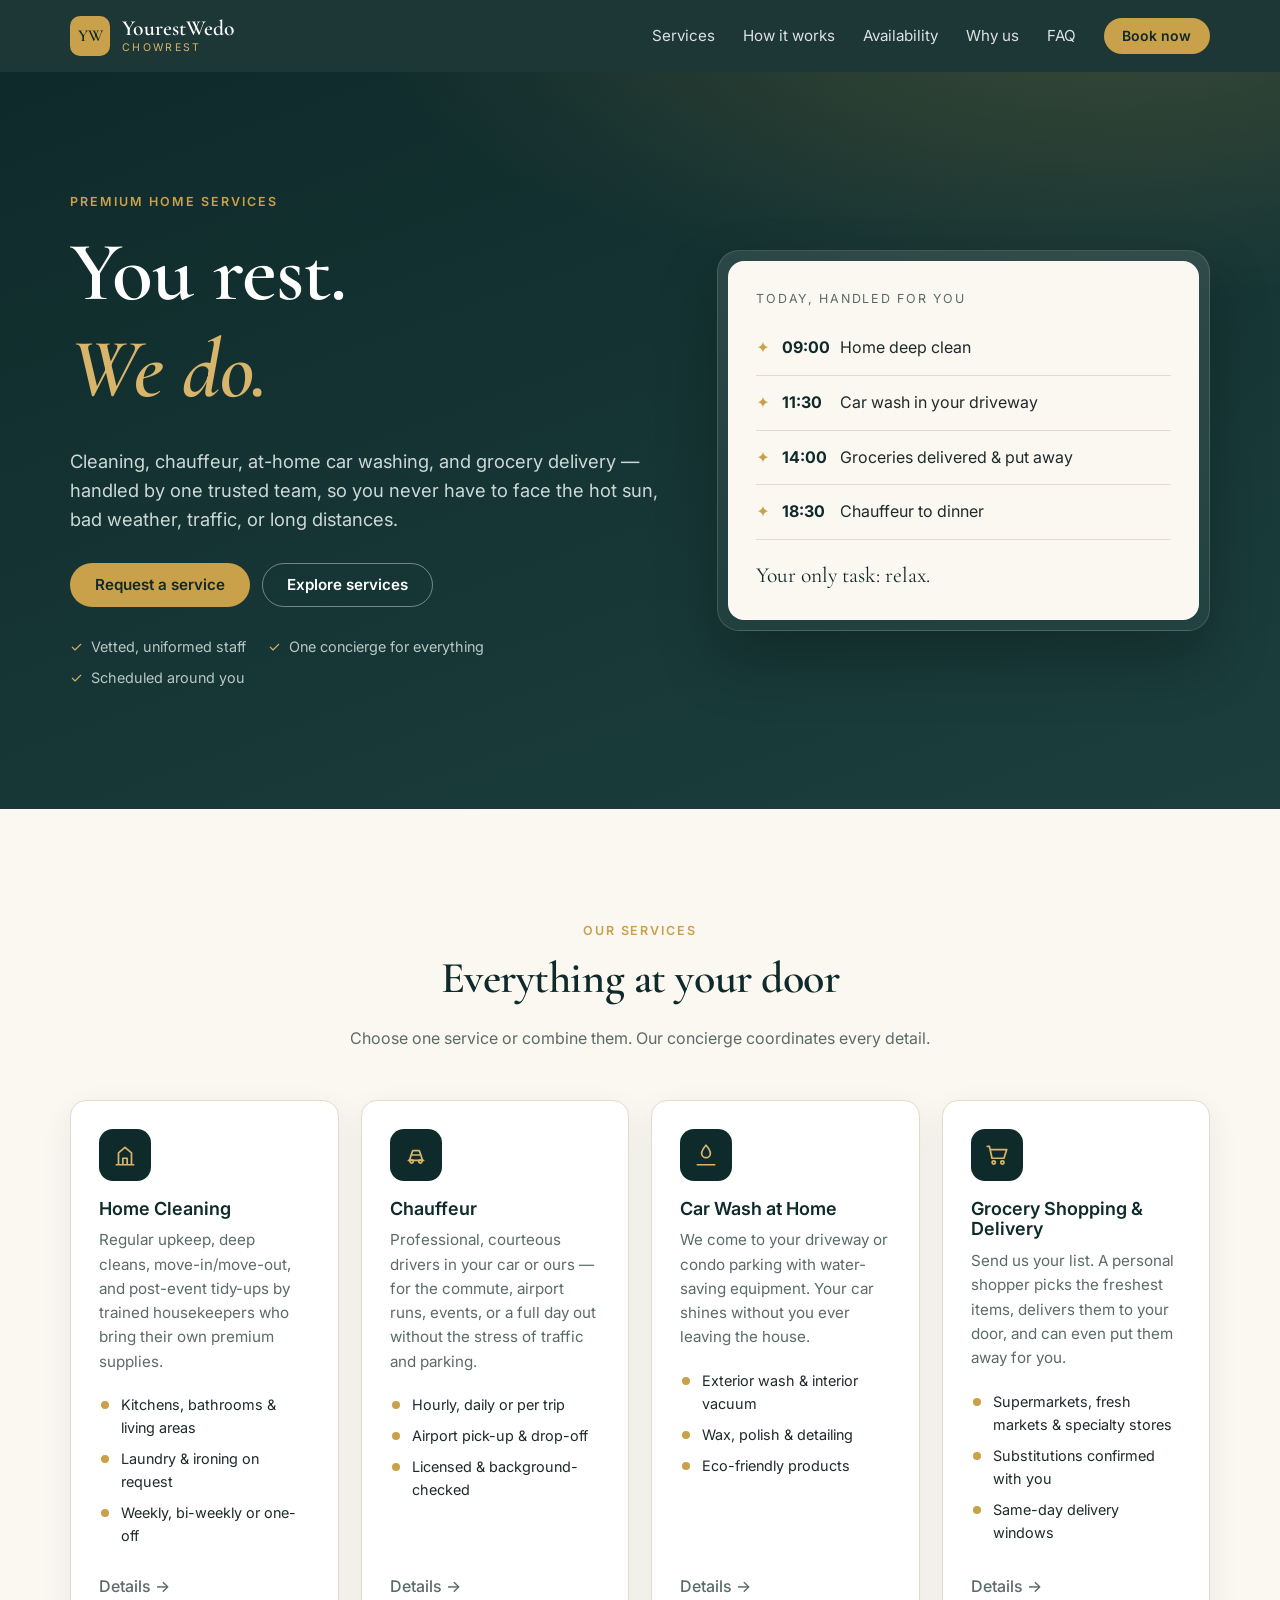
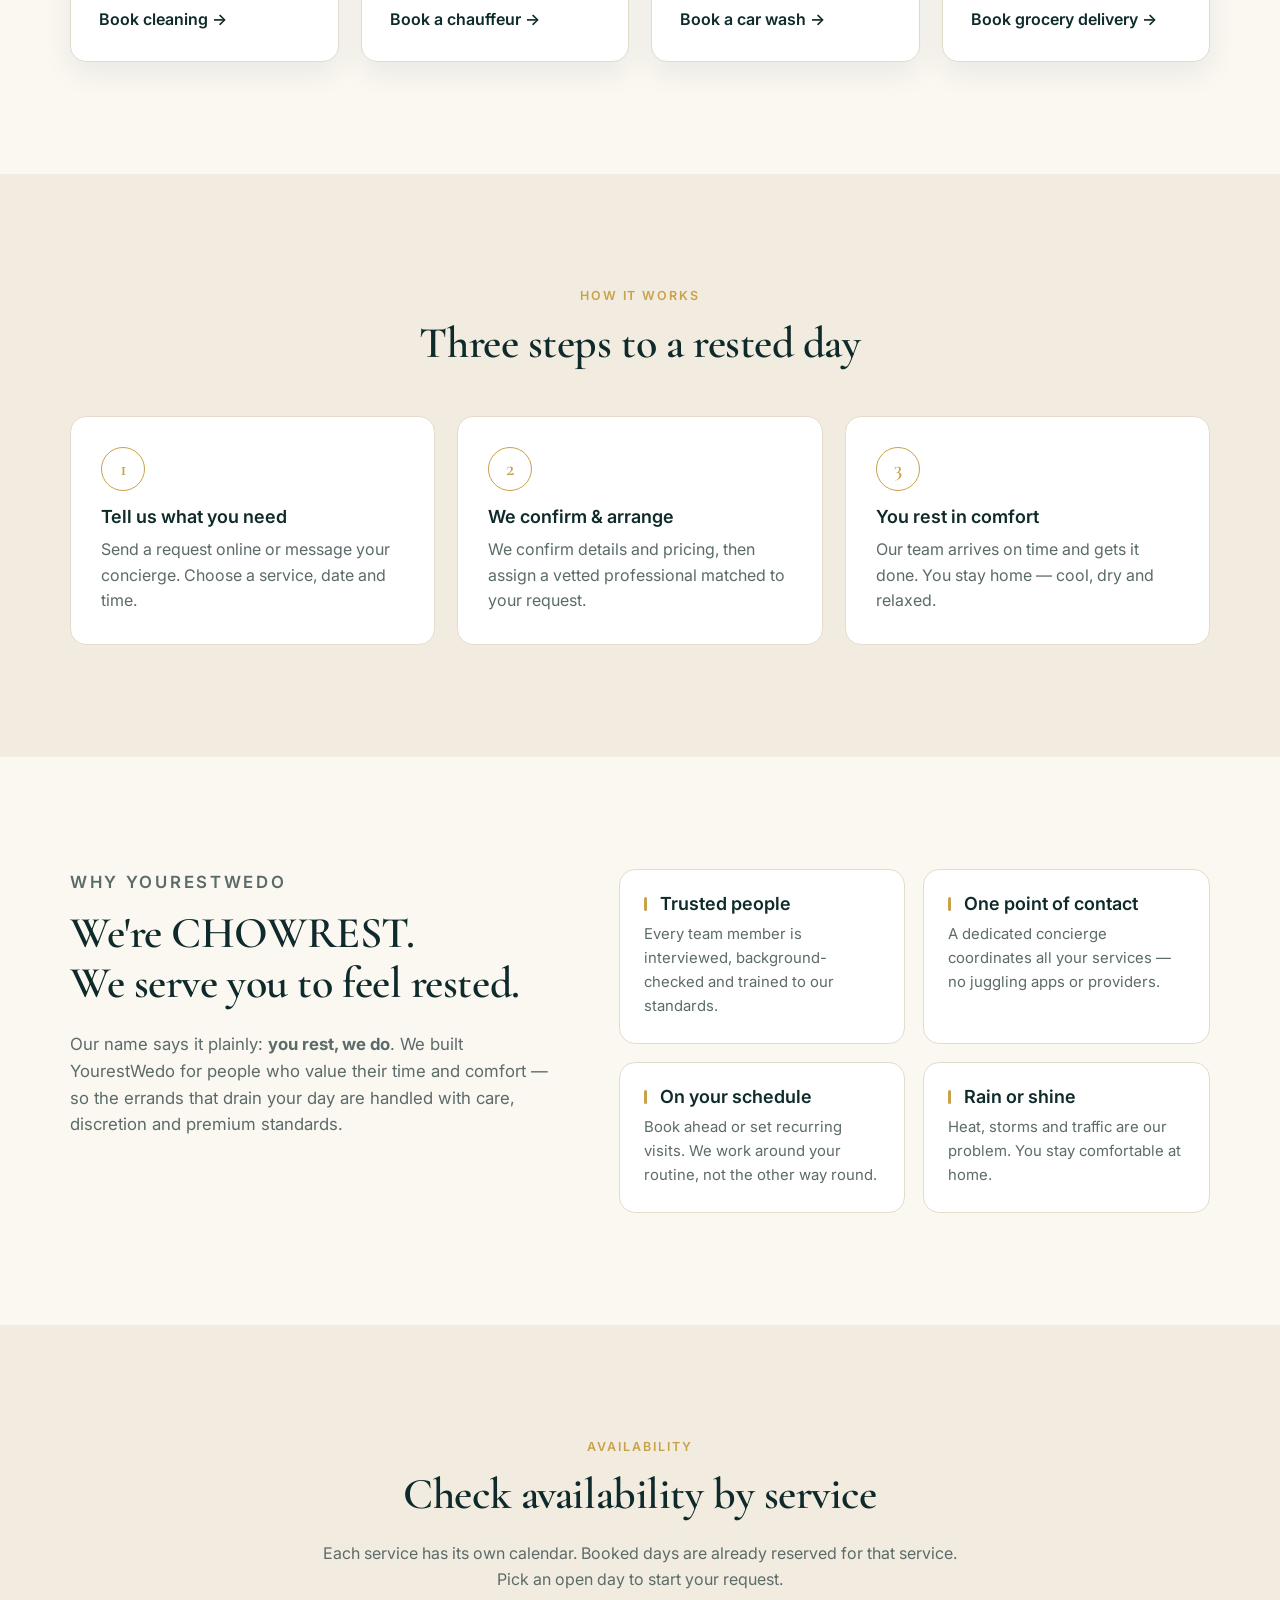
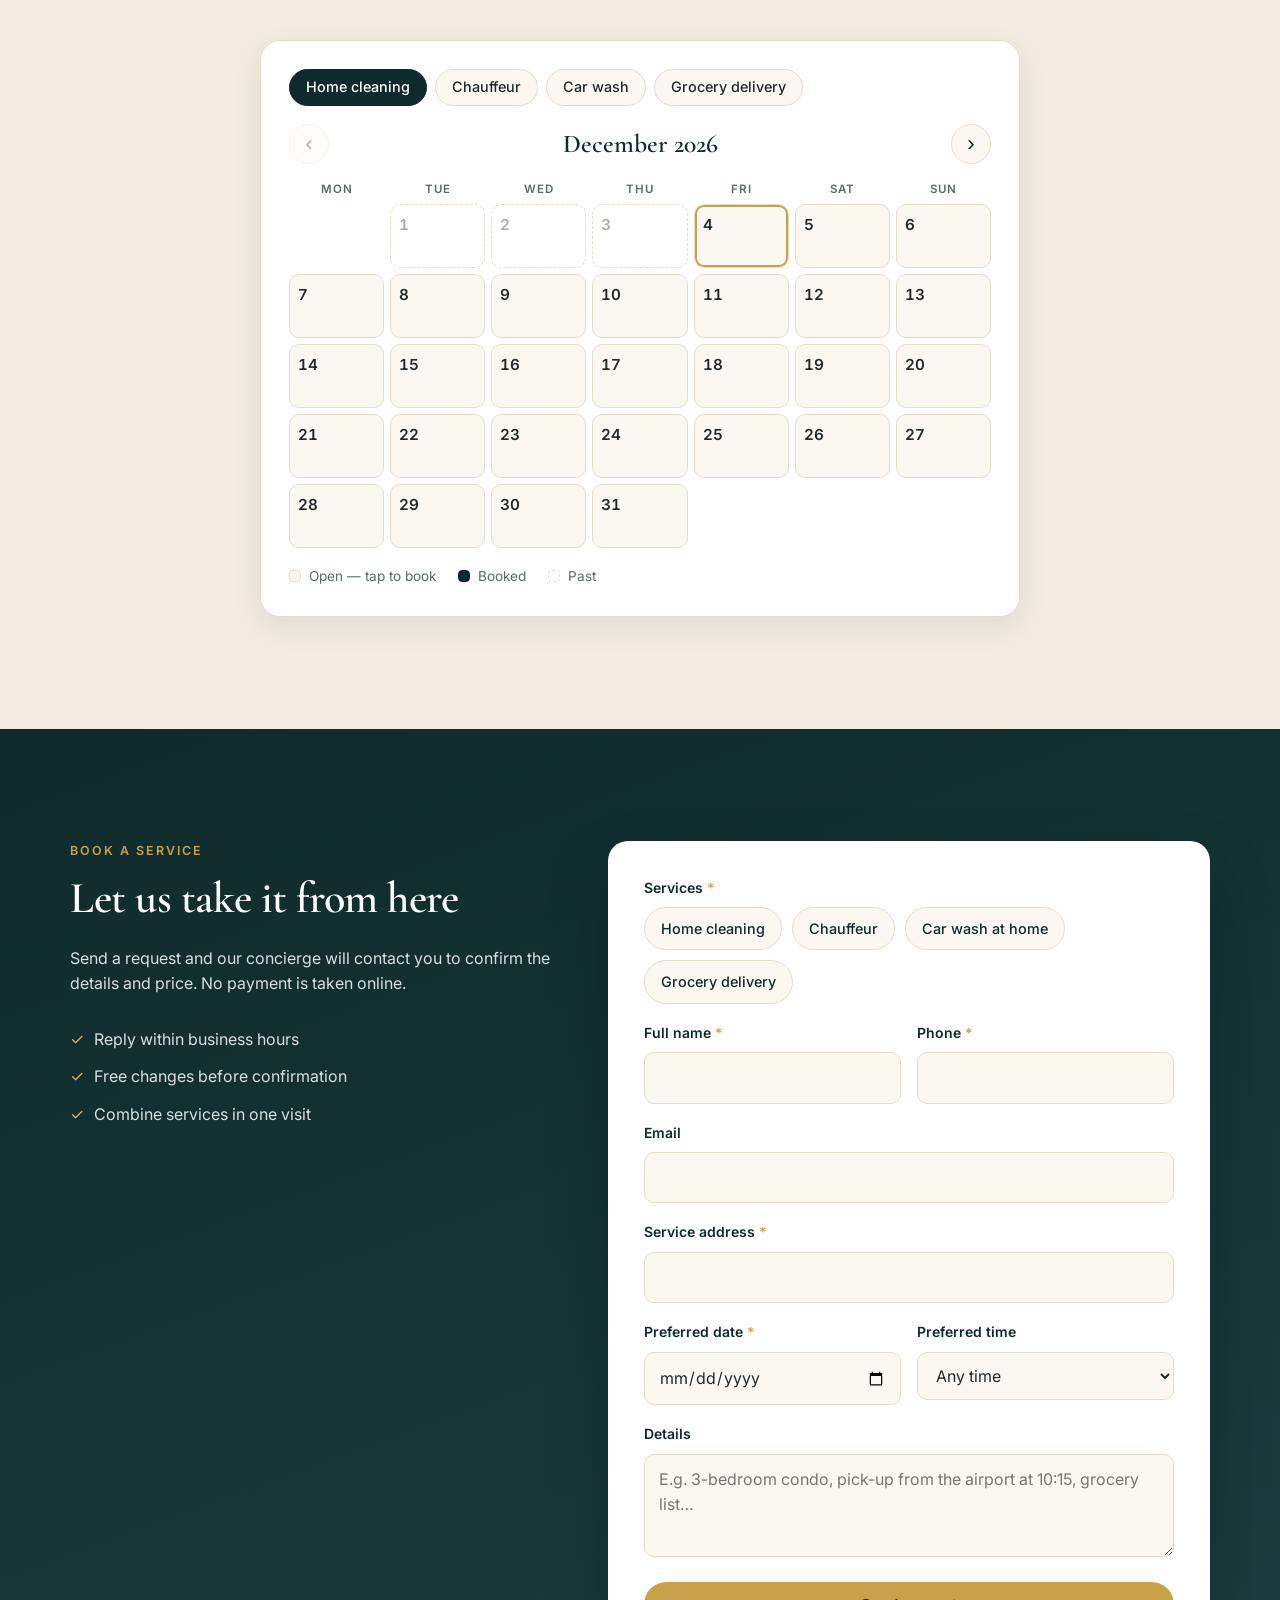
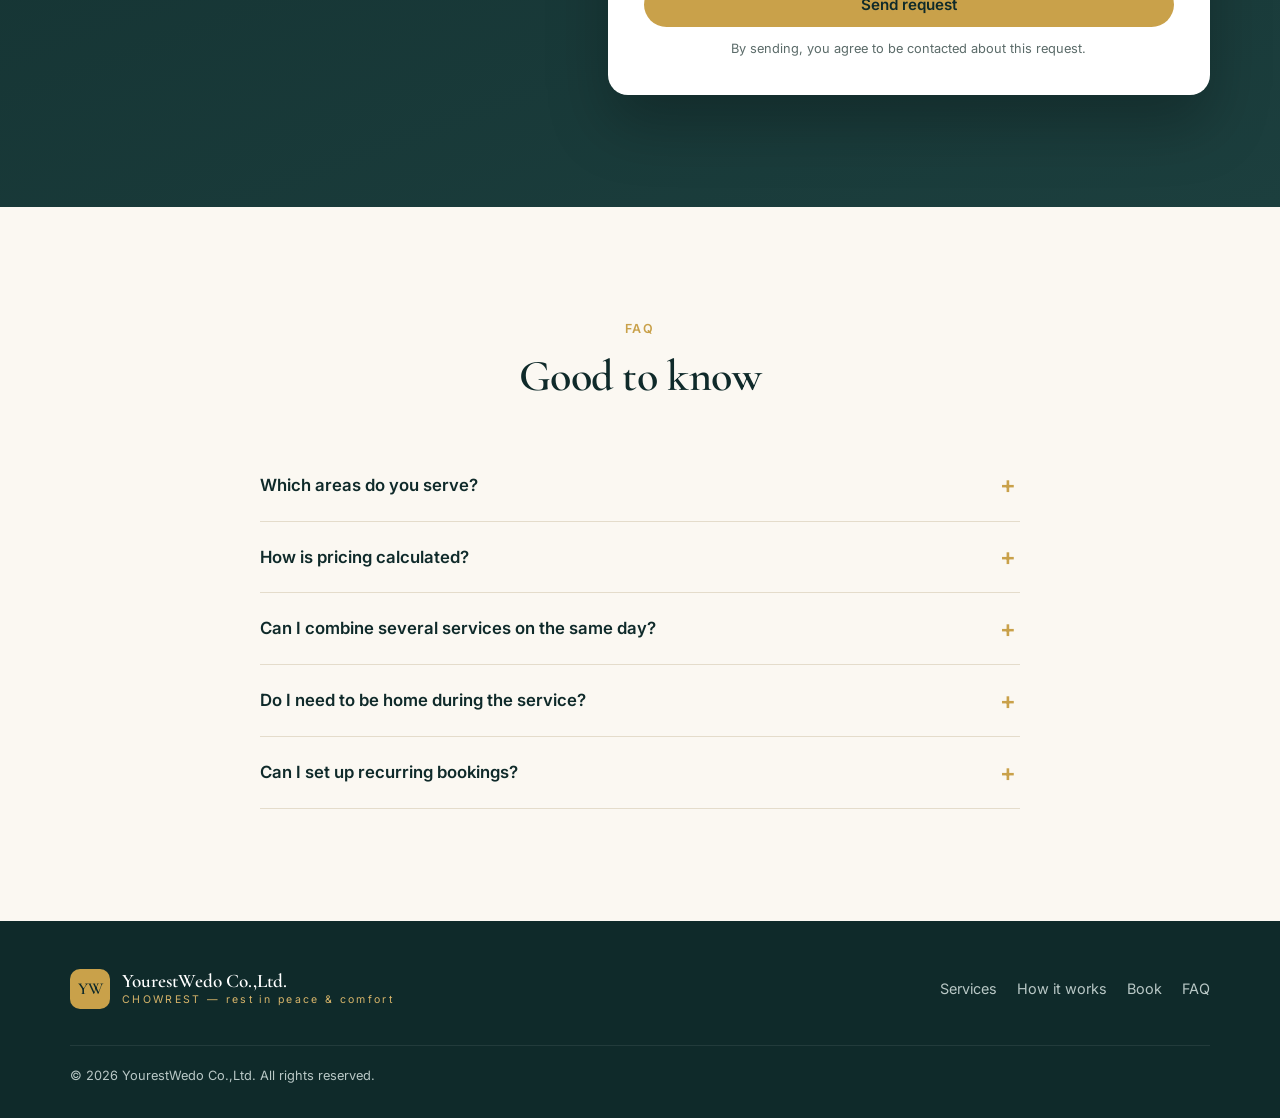
<file: index.html>
<!doctype html>
<html lang="en">
<head>
  <meta charset="utf-8">
  <meta name="viewport" content="width=device-width, initial-scale=1">
  <title>YourestWedo — Premium Home Services</title>
  <meta name="description" content="YourestWedo Co.,Ltd. — premium cleaning, chauffeur, at-home car washing, and grocery shopping & delivery. Rest in comfort while we do the rest.">
  <meta name="theme-color" content="#0f2a2a">
  <link rel="preconnect" href="https://fonts.googleapis.com">
  <link rel="preconnect" href="https://fonts.gstatic.com" crossorigin>
  <link href="https://fonts.googleapis.com/css2?family=Cormorant+Garamond:wght@500;600&family=Inter:wght@400;500;600&display=swap" rel="stylesheet">
  <link rel="stylesheet" href="styles.css">
  <link rel="icon" href="data:image/svg+xml,%3Csvg xmlns='http://www.w3.org/2000/svg' viewBox='0 0 64 64'%3E%3Crect width='64' height='64' rx='14' fill='%230f2a2a'/%3E%3Ctext x='32' y='43' font-family='Georgia,serif' font-size='30' text-anchor='middle' fill='%23d8b56a'%3EYW%3C/text%3E%3C/svg%3E">
</head>
<body>
  <a class="skip-link" href="#main">Skip to content</a>

  <header class="site-header" id="top">
    <div class="container header-inner">
      <a class="brand" href="#top" aria-label="YourestWedo home">
        <span class="brand-mark" aria-hidden="true">YW</span>
        <span class="brand-text">
          <span class="brand-name">YourestWedo</span>
          <span class="brand-tag">CHOWREST</span>
        </span>
      </a>
      <button class="nav-toggle" aria-expanded="false" aria-controls="site-nav">
        <span class="sr-only">Menu</span>
        <span class="bar"></span><span class="bar"></span><span class="bar"></span>
      </button>
      <nav class="site-nav" id="site-nav" aria-label="Main">
        <a href="#services">Services</a>
        <a href="#how">How it works</a>
        <a href="#calendar">Availability</a>
        <a href="#why">Why us</a>
        <a href="#faq">FAQ</a>
        <a class="btn btn-small" href="#book">Book now</a>
      </nav>
    </div>
  </header>

  <main id="main">
    <!-- Hero -->
    <section class="hero">
      <div class="container hero-inner">
        <div class="hero-copy">
          <p class="eyebrow">Premium home services</p>
          <h1>You rest.<br><em>We do.</em></h1>
          <p class="lead">Cleaning, chauffeur, at-home car washing, and grocery delivery — handled by one trusted team, so you never have to face the hot sun, bad weather, traffic, or long distances.</p>
          <div class="hero-actions">
            <a class="btn btn-gold" href="#book">Request a service</a>
            <a class="btn btn-ghost" href="#services">Explore services</a>
          </div>
          <ul class="hero-points">
            <li>Vetted, uniformed staff</li>
            <li>One concierge for everything</li>
            <li>Scheduled around you</li>
          </ul>
        </div>
        <div class="hero-card" aria-hidden="true">
          <div class="hero-card-inner">
            <p class="hc-label">Today, handled for you</p>
            <ul class="hc-list">
              <li><span class="hc-ico">✦</span><span><strong>09:00</strong> Home deep clean</span></li>
              <li><span class="hc-ico">✦</span><span><strong>11:30</strong> Car wash in your driveway</span></li>
              <li><span class="hc-ico">✦</span><span><strong>14:00</strong> Groceries delivered &amp; put away</span></li>
              <li><span class="hc-ico">✦</span><span><strong>18:30</strong> Chauffeur to dinner</span></li>
            </ul>
            <p class="hc-foot">Your only task: relax.</p>
          </div>
        </div>
      </div>
    </section>

    <!-- Services -->
    <section class="section" id="services">
      <div class="container">
        <header class="section-head">
          <p class="eyebrow">Our services</p>
          <h2>Everything at your door</h2>
          <p>Choose one service or combine them. Our concierge coordinates every detail.</p>
        </header>
        <div class="service-grid">
          <article class="service">
            <div class="service-icon" aria-hidden="true">
              <svg viewBox="0 0 24 24"><path d="M4 21h16M6 21V10l6-5 6 5v11M10 21v-6h4v6"/></svg>
            </div>
            <h3>Home Cleaning</h3>
            <p>Regular upkeep, deep cleans, move-in/move-out, and post-event tidy-ups by trained housekeepers who bring their own premium supplies.</p>
            <ul class="ticks">
              <li>Kitchens, bathrooms &amp; living areas</li>
              <li>Laundry &amp; ironing on request</li>
              <li>Weekly, bi-weekly or one-off</li>
            </ul>
            <div class="service-links"><a class="service-link" href="cleaning.html">Details →</a><a class="service-link" href="#book" data-service="cleaning">Book cleaning →</a></div>
          </article>

          <article class="service">
            <div class="service-icon" aria-hidden="true">
              <svg viewBox="0 0 24 24"><path d="M5 17h14M6 17l1.5-5h9L18 17M7.5 12 9 8h6l1.5 4"/><circle cx="8" cy="18" r="1.5"/><circle cx="16" cy="18" r="1.5"/></svg>
            </div>
            <h3>Chauffeur</h3>
            <p>Professional, courteous drivers in your car or ours — for the commute, airport runs, events, or a full day out without the stress of traffic and parking.</p>
            <ul class="ticks">
              <li>Hourly, daily or per trip</li>
              <li>Airport pick-up &amp; drop-off</li>
              <li>Licensed &amp; background-checked</li>
            </ul>
            <div class="service-links"><a class="service-link" href="chauffeur.html">Details →</a><a class="service-link" href="#book" data-service="chauffeur">Book a chauffeur →</a></div>
          </article>

          <article class="service">
            <div class="service-icon" aria-hidden="true">
              <svg viewBox="0 0 24 24"><path d="M12 3s-4 4.5-4 7.5a4 4 0 0 0 8 0C16 7.5 12 3 12 3z"/><path d="M4 21h16"/></svg>
            </div>
            <h3>Car Wash at Home</h3>
            <p>We come to your driveway or condo parking with water-saving equipment. Your car shines without you ever leaving the house.</p>
            <ul class="ticks">
              <li>Exterior wash &amp; interior vacuum</li>
              <li>Wax, polish &amp; detailing</li>
              <li>Eco-friendly products</li>
            </ul>
            <div class="service-links"><a class="service-link" href="carwash.html">Details →</a><a class="service-link" href="#book" data-service="carwash">Book a car wash →</a></div>
          </article>

          <article class="service">
            <div class="service-icon" aria-hidden="true">
              <svg viewBox="0 0 24 24"><path d="M3 4h2l2.4 11h11L21 7H6.2"/><circle cx="9" cy="19" r="1.5"/><circle cx="17" cy="19" r="1.5"/></svg>
            </div>
            <h3>Grocery Shopping &amp; Delivery</h3>
            <p>Send us your list. A personal shopper picks the freshest items, delivers them to your door, and can even put them away for you.</p>
            <ul class="ticks">
              <li>Supermarkets, fresh markets &amp; specialty stores</li>
              <li>Substitutions confirmed with you</li>
              <li>Same-day delivery windows</li>
            </ul>
            <div class="service-links"><a class="service-link" href="grocery.html">Details →</a><a class="service-link" href="#book" data-service="grocery">Book grocery delivery →</a></div>
          </article>
        </div>
      </div>
    </section>

    <!-- How it works -->
    <section class="section section-tint" id="how">
      <div class="container">
        <header class="section-head">
          <p class="eyebrow">How it works</p>
          <h2>Three steps to a rested day</h2>
        </header>
        <ol class="steps">
          <li>
            <span class="step-num">1</span>
            <h3>Tell us what you need</h3>
            <p>Send a request online or message your concierge. Choose a service, date and time.</p>
          </li>
          <li>
            <span class="step-num">2</span>
            <h3>We confirm &amp; arrange</h3>
            <p>We confirm details and pricing, then assign a vetted professional matched to your request.</p>
          </li>
          <li>
            <span class="step-num">3</span>
            <h3>You rest in comfort</h3>
            <p>Our team arrives on time and gets it done. You stay home — cool, dry and relaxed.</p>
          </li>
        </ol>
      </div>
    </section>

    <!-- Why us -->
    <section class="section" id="why">
      <div class="container why-inner">
        <div class="why-copy">
          <p class="eyebrow">Why YourestWedo</p>
          <h2>We're CHOWREST.<br>We serve you to feel rested.</h2>
          <p>Our name says it plainly: <strong>you rest, we do</strong>. We built YourestWedo for people who value their time and comfort — so the errands that drain your day are handled with care, discretion and premium standards.</p>
        </div>
        <ul class="why-grid">
          <li><h3>Trusted people</h3><p>Every team member is interviewed, background-checked and trained to our standards.</p></li>
          <li><h3>One point of contact</h3><p>A dedicated concierge coordinates all your services — no juggling apps or providers.</p></li>
          <li><h3>On your schedule</h3><p>Book ahead or set recurring visits. We work around your routine, not the other way round.</p></li>
          <li><h3>Rain or shine</h3><p>Heat, storms and traffic are our problem. You stay comfortable at home.</p></li>
        </ul>
      </div>
    </section>

    <!-- Cleaning availability -->
    <section class="section section-tint" id="calendar">
      <div class="container">
        <header class="section-head">
          <p class="eyebrow">Availability</p>
          <h2>Check availability by service</h2>
          <p>Each service has its own calendar. Booked days are already reserved for that service. Pick an open day to start your request.</p>
        </header>
        <div class="cal" id="cal">
          <div class="cal-tabs" role="tablist" aria-label="Choose a service">
            <button type="button" role="tab" class="cal-tab" data-cal-service="cleaning" aria-selected="true">Home cleaning</button>
            <button type="button" role="tab" class="cal-tab" data-cal-service="chauffeur" aria-selected="false">Chauffeur</button>
            <button type="button" role="tab" class="cal-tab" data-cal-service="carwash" aria-selected="false">Car wash</button>
            <button type="button" role="tab" class="cal-tab" data-cal-service="grocery" aria-selected="false">Grocery delivery</button>
          </div>
          <div class="cal-bar">
            <button class="cal-nav" type="button" id="cal-prev" aria-label="Previous month">‹</button>
            <h3 class="cal-title" id="cal-title" aria-live="polite">November 2026</h3>
            <button class="cal-nav" type="button" id="cal-next" aria-label="Next month">›</button>
          </div>
          <div class="cal-grid cal-dow" aria-hidden="true">
            <span>Mon</span><span>Tue</span><span>Wed</span><span>Thu</span><span>Fri</span><span>Sat</span><span>Sun</span>
          </div>
          <div class="cal-grid" id="cal-days" role="grid" aria-labelledby="cal-title"></div>
          <ul class="cal-legend">
            <li><span class="dot dot-open"></span>Open — tap to book</li>
            <li><span class="dot dot-booked"></span>Booked</li>
            <li><span class="dot dot-past"></span>Past</li>
          </ul>
        </div>
      </div>
    </section>

    <!-- Booking -->
    <section class="section section-dark" id="book">
      <div class="container book-inner">
        <div class="book-copy">
          <p class="eyebrow">Book a service</p>
          <h2>Let us take it from here</h2>
          <p>Send a request and our concierge will contact you to confirm the details and price. No payment is taken online.</p>
          <ul class="book-points">
            <li>Reply within business hours</li>
            <li>Free changes before confirmation</li>
            <li>Combine services in one visit</li>
          </ul>
        </div>

        <form class="book-form" id="book-form" novalidate>
          <fieldset>
            <legend>Services <span class="req" aria-hidden="true">*</span></legend>
            <div class="chips">
              <label class="chip"><input type="checkbox" name="service" value="cleaning"><span>Home cleaning</span></label>
              <label class="chip"><input type="checkbox" name="service" value="chauffeur"><span>Chauffeur</span></label>
              <label class="chip"><input type="checkbox" name="service" value="carwash"><span>Car wash at home</span></label>
              <label class="chip"><input type="checkbox" name="service" value="grocery"><span>Grocery delivery</span></label>
            </div>
            <p class="field-error" data-error-for="service" hidden>Please choose at least one service.</p>
          </fieldset>

          <div class="row">
            <div class="field">
              <label for="name">Full name <span class="req" aria-hidden="true">*</span></label>
              <input id="name" name="name" type="text" autocomplete="name" required>
              <p class="field-error" data-error-for="name" hidden>Please enter your name.</p>
            </div>
            <div class="field">
              <label for="phone">Phone <span class="req" aria-hidden="true">*</span></label>
              <input id="phone" name="phone" type="tel" autocomplete="tel" inputmode="tel" required>
              <p class="field-error" data-error-for="phone" hidden>Please enter a valid phone number.</p>
            </div>
          </div>

          <div class="field">
            <label for="email">Email</label>
            <input id="email" name="email" type="email" autocomplete="email">
            <p class="field-error" data-error-for="email" hidden>Please enter a valid email address.</p>
          </div>

          <div class="field">
            <label for="address">Service address <span class="req" aria-hidden="true">*</span></label>
            <input id="address" name="address" type="text" autocomplete="street-address" required>
            <p class="field-error" data-error-for="address" hidden>Please enter the address.</p>
          </div>

          <div class="row">
            <div class="field">
              <label for="date">Preferred date <span class="req" aria-hidden="true">*</span></label>
              <input id="date" name="date" type="date" required>
              <p class="field-error" data-error-for="date" hidden>Please choose a date from today onward.</p>
              <p class="field-error" data-error-for="date-booked" hidden>This day is fully booked. Please choose another date.</p>
            </div>
            <div class="field">
              <label for="time">Preferred time</label>
              <select id="time" name="time">
                <option value="">Any time</option>
                <option>Morning (08:00–12:00)</option>
                <option>Afternoon (12:00–16:00)</option>
                <option>Evening (16:00–20:00)</option>
              </select>
            </div>
          </div>

          <div class="field">
            <label for="notes">Details</label>
            <textarea id="notes" name="notes" rows="3" placeholder="E.g. 3-bedroom condo, pick-up from the airport at 10:15, grocery list…"></textarea>
          </div>

          <button class="btn btn-gold btn-block" type="submit">Send request</button>
          <p class="form-note">By sending, you agree to be contacted about this request.</p>
        </form>

        <div class="book-success" id="book-success" hidden tabindex="-1">
          <h3>Thank you — request received.</h3>
          <p>Here's a summary of what you sent. Our concierge will contact you to confirm.</p>
          <dl id="book-summary"></dl>
          <button class="btn btn-ghost-light" type="button" id="book-again">Make another request</button>
        </div>
      </div>
    </section>

    <!-- FAQ -->
    <section class="section" id="faq">
      <div class="container narrow">
        <header class="section-head">
          <p class="eyebrow">FAQ</p>
          <h2>Good to know</h2>
        </header>
        <div class="faq">
          <details>
            <summary>Which areas do you serve?</summary>
            <p>We currently serve selected city and suburban areas. Send a request with your address and we'll confirm coverage right away.</p>
          </details>
          <details>
            <summary>How is pricing calculated?</summary>
            <p>Pricing depends on the service, size of the job and duration. We confirm an exact price with you before anything is scheduled.</p>
          </details>
          <details>
            <summary>Can I combine several services on the same day?</summary>
            <p>Yes. Pick as many services as you like in one request — your concierge will coordinate the timing.</p>
          </details>
          <details>
            <summary>Do I need to be home during the service?</summary>
            <p>Not always. For cleaning, car washing and grocery put-away, we can arrange secure access with you in advance.</p>
          </details>
          <details>
            <summary>Can I set up recurring bookings?</summary>
            <p>Absolutely. Weekly or bi-weekly cleaning, regular grocery runs and standing chauffeur schedules are all available.</p>
          </details>
        </div>
      </div>
    </section>
  </main>

  <footer class="site-footer">
    <div class="container footer-inner">
      <div>
        <a class="brand brand-footer" href="#top">
          <span class="brand-mark" aria-hidden="true">YW</span>
          <span class="brand-text">
            <span class="brand-name">YourestWedo Co.,Ltd.</span>
            <span class="brand-tag">CHOWREST — rest in peace &amp; comfort</span>
          </span>
        </a>
      </div>
      <nav class="footer-nav" aria-label="Footer">
        <a href="#services">Services</a>
        <a href="#how">How it works</a>
        <a href="#book">Book</a>
        <a href="#faq">FAQ</a>
      </nav>
      <p class="copyright">© <span id="year">2026</span> YourestWedo Co.,Ltd. All rights reserved.</p>
    </div>
  </footer>

  <script src="script.js"></script>
</body>
</html>
</file>
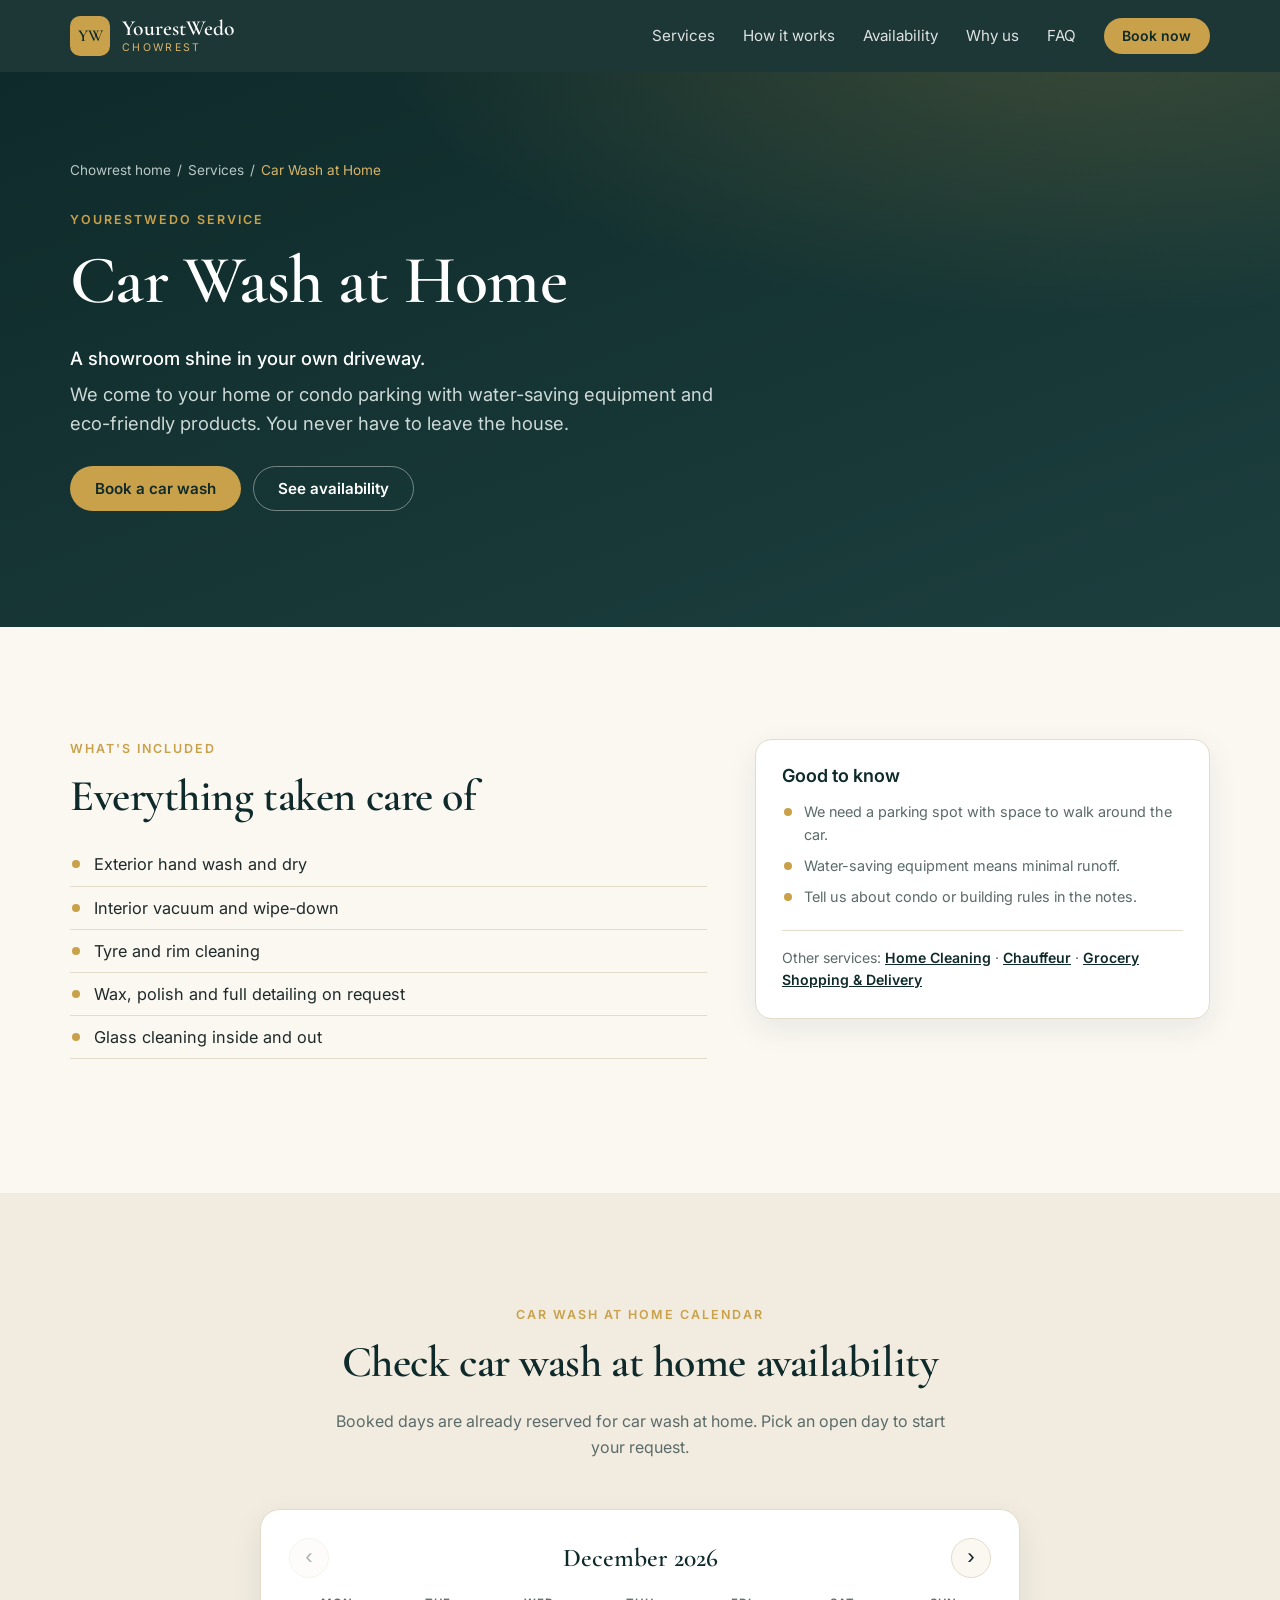
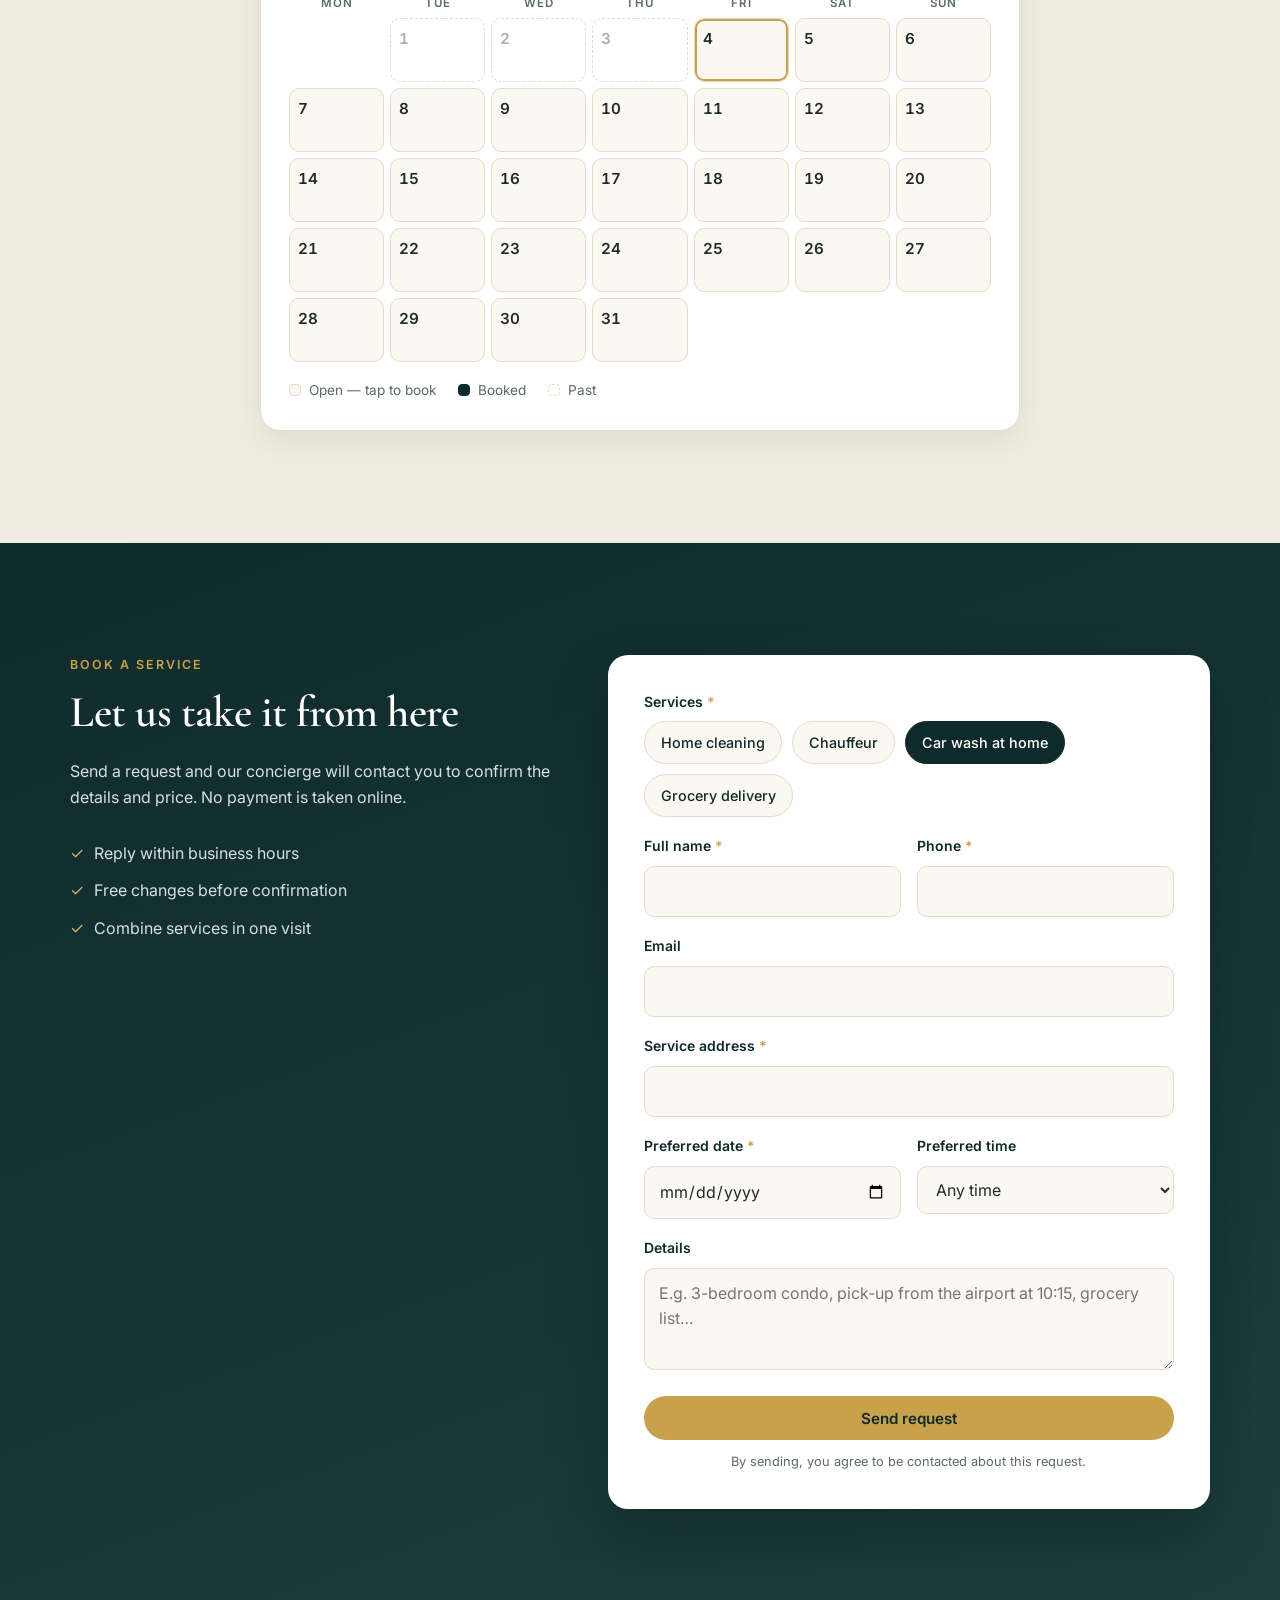
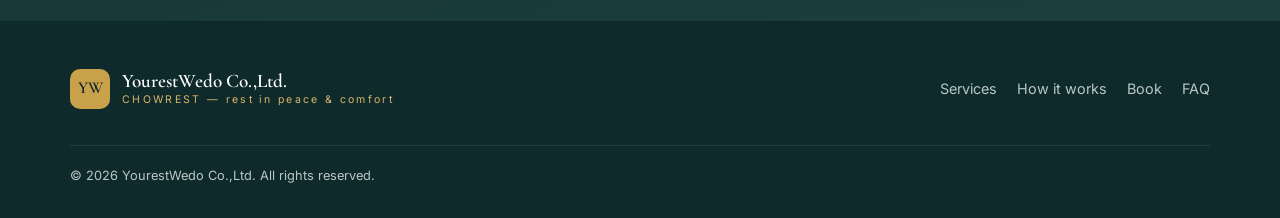
<file: carwash.html>
<!doctype html>
<html lang="en">
<head>
  <meta charset="utf-8">
  <meta name="viewport" content="width=device-width, initial-scale=1">
  <title>Car Wash at Home — YourestWedo</title>
  <meta name="description" content="We come to your home or condo parking with water-saving equipment and eco-friendly products. You never have to leave the house.">
  <meta name="theme-color" content="#0f2a2a">
  <link rel="preconnect" href="https://fonts.googleapis.com">
  <link rel="preconnect" href="https://fonts.gstatic.com" crossorigin>
  <link href="https://fonts.googleapis.com/css2?family=Cormorant+Garamond:wght@500;600&family=Inter:wght@400;500;600&display=swap" rel="stylesheet">
  <link rel="stylesheet" href="styles.css">
  <link rel="icon" href="data:image/svg+xml,%3Csvg xmlns='http://www.w3.org/2000/svg' viewBox='0 0 64 64'%3E%3Crect width='64' height='64' rx='14' fill='%230f2a2a'/%3E%3Ctext x='32' y='43' font-family='Georgia,serif' font-size='30' text-anchor='middle' fill='%23d8b56a'%3EYW%3C/text%3E%3C/svg%3E">
</head>
<body data-service-page="carwash">
  <a class="skip-link" href="#main">Skip to content</a>

  <header class="site-header" id="top">
    <div class="container header-inner">
      <a class="brand" href="index.html" aria-label="YourestWedo home">
        <span class="brand-mark" aria-hidden="true">YW</span>
        <span class="brand-text">
          <span class="brand-name">YourestWedo</span>
          <span class="brand-tag">CHOWREST</span>
        </span>
      </a>
      <button class="nav-toggle" aria-expanded="false" aria-controls="site-nav">
        <span class="sr-only">Menu</span>
        <span class="bar"></span><span class="bar"></span><span class="bar"></span>
      </button>
      <nav class="site-nav" id="site-nav" aria-label="Main">
        <a href="index.html#services">Services</a>
        <a href="index.html#how">How it works</a>
        <a href="index.html#calendar">Availability</a>
        <a href="index.html#why">Why us</a>
        <a href="index.html#faq">FAQ</a>
        <a class="btn btn-small" href="#book">Book now</a>
      </nav>
    </div>
  </header>

  <main id="main">
    <section class="hero hero-sub">
      <div class="container">
        <nav class="crumbs" aria-label="Breadcrumb"><a href="index.html">Chowrest home</a> <span aria-hidden="true">/</span> <a href="index.html#services">Services</a> <span aria-hidden="true">/</span> <span aria-current="page">Car Wash at Home</span></nav>
        <p class="eyebrow">YourestWedo service</p>
        <h1>Car Wash at Home</h1>
        <p class="lead"><strong class="sub-tagline">A showroom shine in your own driveway.</strong> We come to your home or condo parking with water-saving equipment and eco-friendly products. You never have to leave the house.</p>
        <div class="hero-actions">
          <a class="btn btn-gold" href="#book">Book a car wash</a>
          <a class="btn btn-ghost" href="#calendar">See availability</a>
        </div>
      </div>
    </section>

    <section class="section">
      <div class="container sub-detail">
        <div>
          <p class="eyebrow">What's included</p>
          <h2>Everything taken care of</h2>
          <ul class="ticks ticks-lg">
              <li>Exterior hand wash and dry</li>
              <li>Interior vacuum and wipe-down</li>
              <li>Tyre and rim cleaning</li>
              <li>Wax, polish and full detailing on request</li>
              <li>Glass cleaning inside and out</li>
          </ul>
        </div>
        <aside class="sub-aside">
          <h3>Good to know</h3>
          <ul class="ticks">
              <li>We need a parking spot with space to walk around the car.</li>
              <li>Water-saving equipment means minimal runoff.</li>
              <li>Tell us about condo or building rules in the notes.</li>
          </ul>
          <p class="sub-others">Other services: <a href="cleaning.html">Home Cleaning</a> · <a href="chauffeur.html">Chauffeur</a> · <a href="grocery.html">Grocery Shopping & Delivery</a></p>
        </aside>
      </div>
    </section>

    <!-- Cleaning availability -->
    <section class="section section-tint" id="calendar">
      <div class="container">
        <header class="section-head">
          <p class="eyebrow">Car Wash at Home calendar</p>
          <h2>Check car wash at home availability</h2>
          <p>Booked days are already reserved for car wash at home. Pick an open day to start your request.</p>
        </header>
        <div class="cal" id="cal">
          <div class="cal-bar">
            <button class="cal-nav" type="button" id="cal-prev" aria-label="Previous month">‹</button>
            <h3 class="cal-title" id="cal-title" aria-live="polite">November 2026</h3>
            <button class="cal-nav" type="button" id="cal-next" aria-label="Next month">›</button>
          </div>
          <div class="cal-grid cal-dow" aria-hidden="true">
            <span>Mon</span><span>Tue</span><span>Wed</span><span>Thu</span><span>Fri</span><span>Sat</span><span>Sun</span>
          </div>
          <div class="cal-grid" id="cal-days" role="grid" aria-labelledby="cal-title"></div>
          <ul class="cal-legend">
            <li><span class="dot dot-open"></span>Open — tap to book</li>
            <li><span class="dot dot-booked"></span>Booked</li>
            <li><span class="dot dot-past"></span>Past</li>
          </ul>
        </div>
      </div>
    </section>

    <!-- Booking -->
    <section class="section section-dark" id="book">
      <div class="container book-inner">
        <div class="book-copy">
          <p class="eyebrow">Book a service</p>
          <h2>Let us take it from here</h2>
          <p>Send a request and our concierge will contact you to confirm the details and price. No payment is taken online.</p>
          <ul class="book-points">
            <li>Reply within business hours</li>
            <li>Free changes before confirmation</li>
            <li>Combine services in one visit</li>
          </ul>
        </div>

        <form class="book-form" id="book-form" novalidate>
          <fieldset>
            <legend>Services <span class="req" aria-hidden="true">*</span></legend>
            <div class="chips">
              <label class="chip"><input type="checkbox" name="service" value="cleaning"><span>Home cleaning</span></label>
              <label class="chip"><input type="checkbox" name="service" value="chauffeur"><span>Chauffeur</span></label>
              <label class="chip"><input type="checkbox" name="service" value="carwash"><span>Car wash at home</span></label>
              <label class="chip"><input type="checkbox" name="service" value="grocery"><span>Grocery delivery</span></label>
            </div>
            <p class="field-error" data-error-for="service" hidden>Please choose at least one service.</p>
          </fieldset>

          <div class="row">
            <div class="field">
              <label for="name">Full name <span class="req" aria-hidden="true">*</span></label>
              <input id="name" name="name" type="text" autocomplete="name" required>
              <p class="field-error" data-error-for="name" hidden>Please enter your name.</p>
            </div>
            <div class="field">
              <label for="phone">Phone <span class="req" aria-hidden="true">*</span></label>
              <input id="phone" name="phone" type="tel" autocomplete="tel" inputmode="tel" required>
              <p class="field-error" data-error-for="phone" hidden>Please enter a valid phone number.</p>
            </div>
          </div>

          <div class="field">
            <label for="email">Email</label>
            <input id="email" name="email" type="email" autocomplete="email">
            <p class="field-error" data-error-for="email" hidden>Please enter a valid email address.</p>
          </div>

          <div class="field">
            <label for="address">Service address <span class="req" aria-hidden="true">*</span></label>
            <input id="address" name="address" type="text" autocomplete="street-address" required>
            <p class="field-error" data-error-for="address" hidden>Please enter the address.</p>
          </div>

          <div class="row">
            <div class="field">
              <label for="date">Preferred date <span class="req" aria-hidden="true">*</span></label>
              <input id="date" name="date" type="date" required>
              <p class="field-error" data-error-for="date" hidden>Please choose a date from today onward.</p>
              <p class="field-error" data-error-for="date-booked" hidden>This day is fully booked. Please choose another date.</p>
            </div>
            <div class="field">
              <label for="time">Preferred time</label>
              <select id="time" name="time">
                <option value="">Any time</option>
                <option>Morning (08:00–12:00)</option>
                <option>Afternoon (12:00–16:00)</option>
                <option>Evening (16:00–20:00)</option>
              </select>
            </div>
          </div>

          <div class="field">
            <label for="notes">Details</label>
            <textarea id="notes" name="notes" rows="3" placeholder="E.g. 3-bedroom condo, pick-up from the airport at 10:15, grocery list…"></textarea>
          </div>

          <button class="btn btn-gold btn-block" type="submit">Send request</button>
          <p class="form-note">By sending, you agree to be contacted about this request.</p>
        </form>

        <div class="book-success" id="book-success" hidden tabindex="-1">
          <h3>Thank you — request received.</h3>
          <p>Here's a summary of what you sent. Our concierge will contact you to confirm.</p>
          <dl id="book-summary"></dl>
          <button class="btn btn-ghost-light" type="button" id="book-again">Make another request</button>
        </div>
      </div>
    </section>

  </main>

  <footer class="site-footer">
    <div class="container footer-inner">
      <div>
        <a class="brand brand-footer" href="index.html#top">
          <span class="brand-mark" aria-hidden="true">YW</span>
          <span class="brand-text">
            <span class="brand-name">YourestWedo Co.,Ltd.</span>
            <span class="brand-tag">CHOWREST — rest in peace &amp; comfort</span>
          </span>
        </a>
      </div>
      <nav class="footer-nav" aria-label="Footer">
        <a href="index.html#services">Services</a>
        <a href="index.html#how">How it works</a>
        <a href="#book">Book</a>
        <a href="index.html#faq">FAQ</a>
      </nav>
      <p class="copyright">© <span id="year">2026</span> YourestWedo Co.,Ltd. All rights reserved.</p>
    </div>
  </footer>

  <script src="script.js"></script>
</body>
</html>
</file>
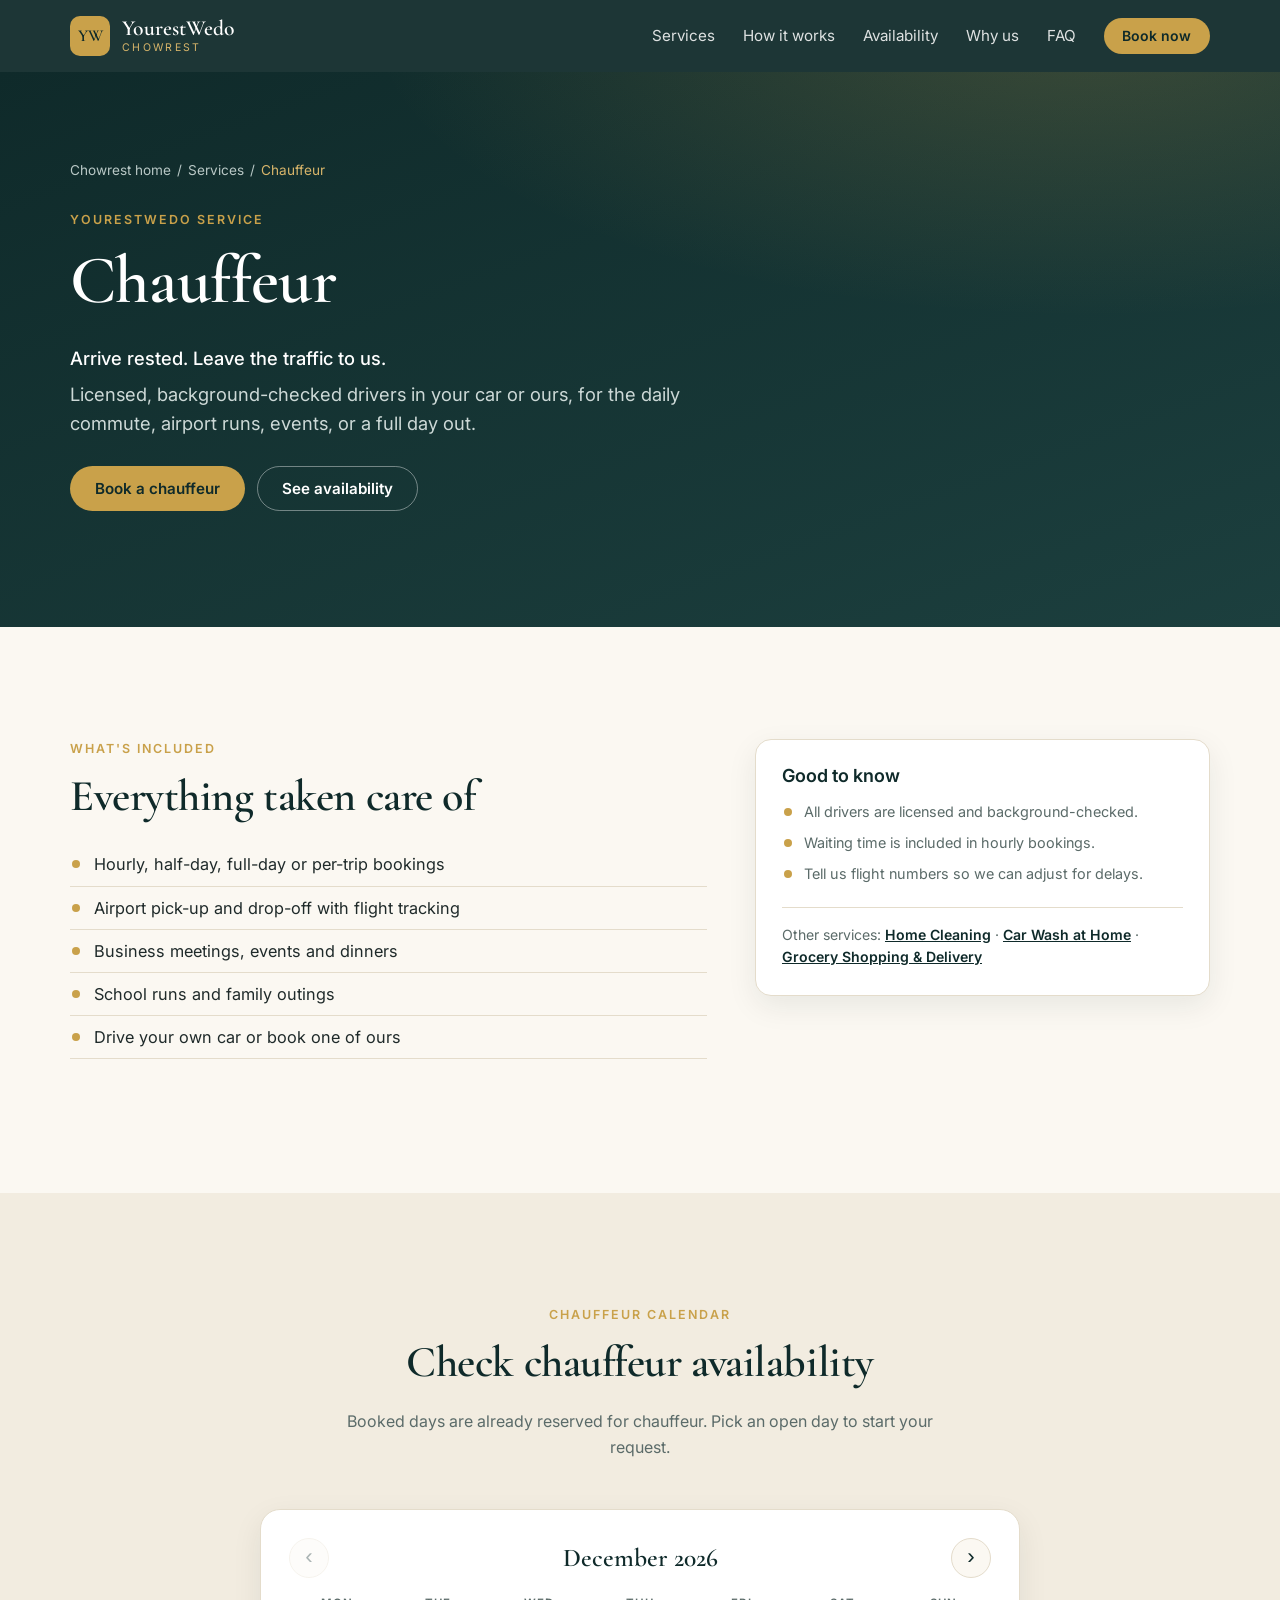
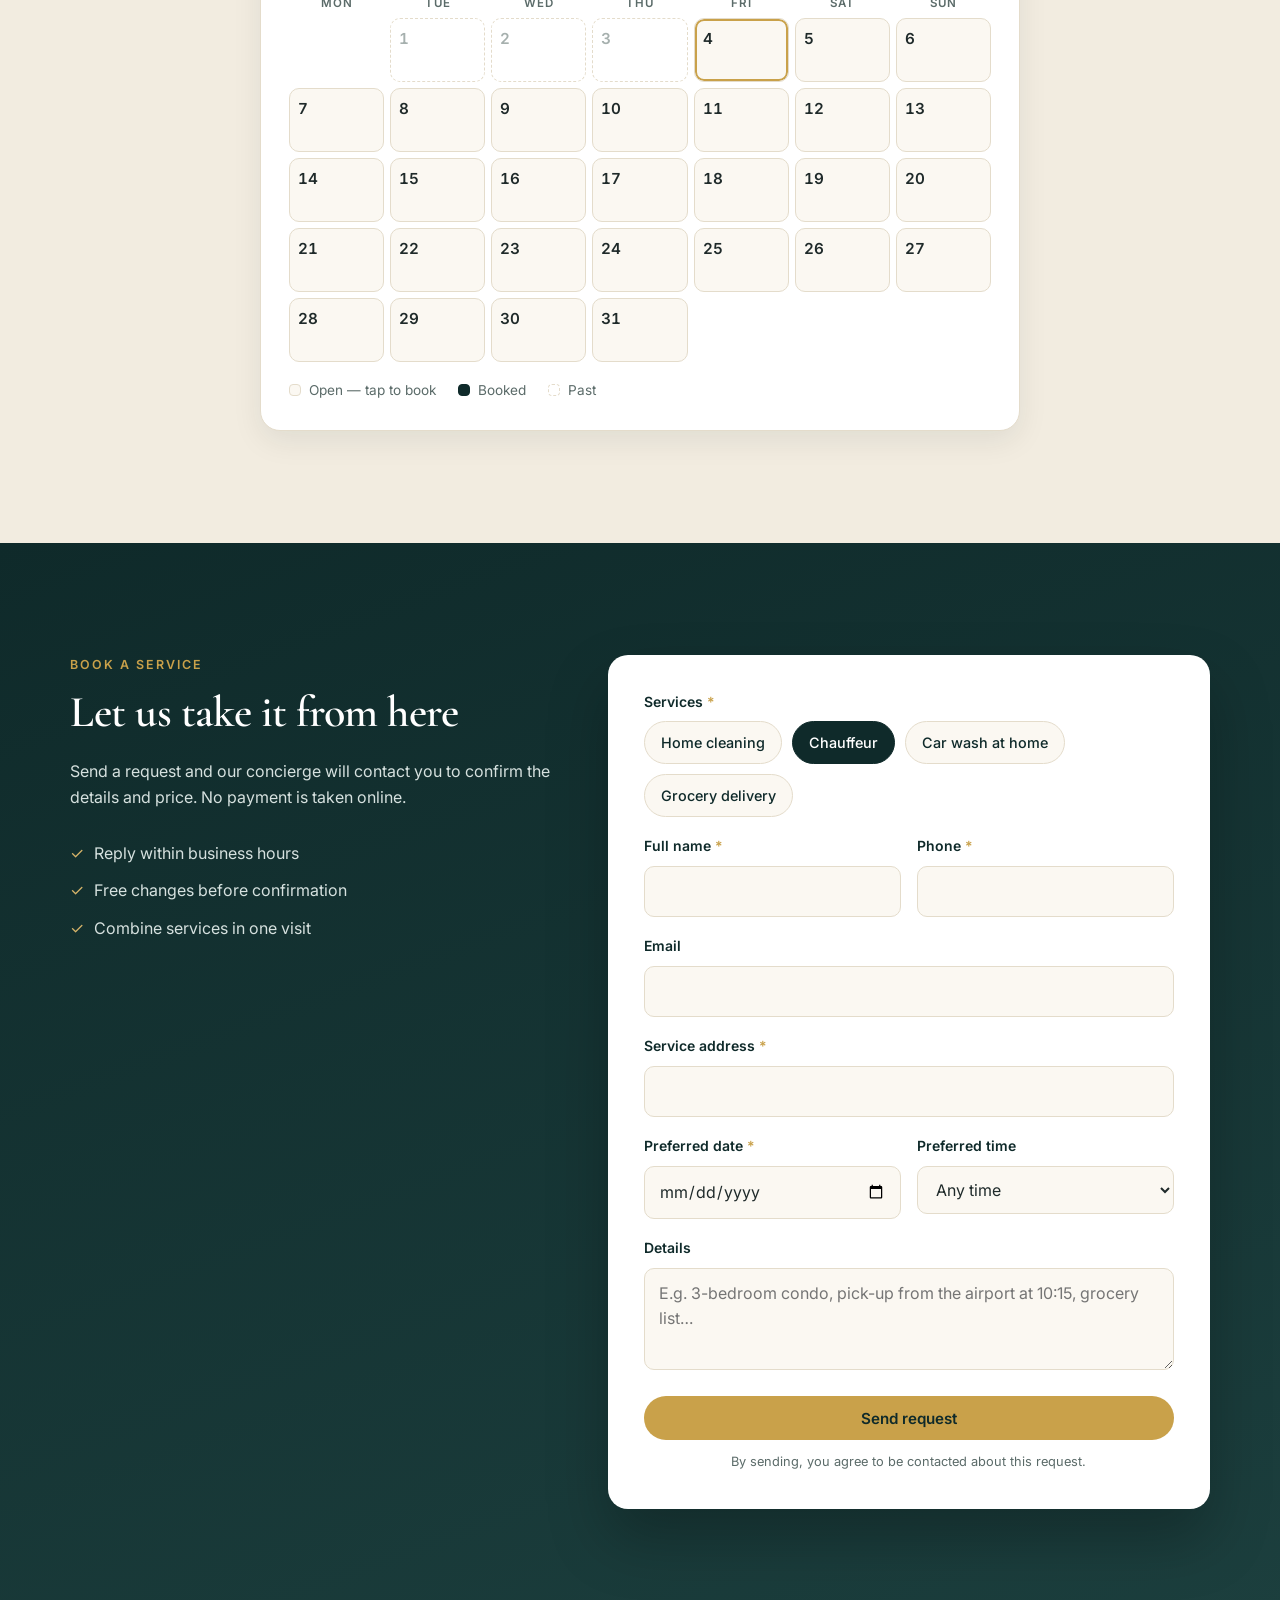
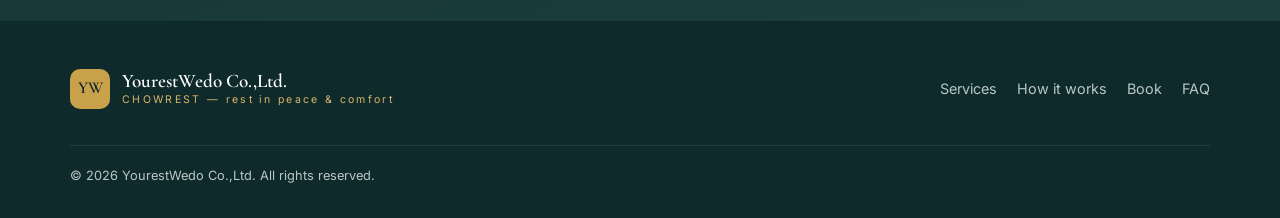
<file: chauffeur.html>
<!doctype html>
<html lang="en">
<head>
  <meta charset="utf-8">
  <meta name="viewport" content="width=device-width, initial-scale=1">
  <title>Chauffeur — YourestWedo</title>
  <meta name="description" content="Licensed, background-checked drivers in your car or ours, for the daily commute, airport runs, events, or a full day out.">
  <meta name="theme-color" content="#0f2a2a">
  <link rel="preconnect" href="https://fonts.googleapis.com">
  <link rel="preconnect" href="https://fonts.gstatic.com" crossorigin>
  <link href="https://fonts.googleapis.com/css2?family=Cormorant+Garamond:wght@500;600&family=Inter:wght@400;500;600&display=swap" rel="stylesheet">
  <link rel="stylesheet" href="styles.css">
  <link rel="icon" href="data:image/svg+xml,%3Csvg xmlns='http://www.w3.org/2000/svg' viewBox='0 0 64 64'%3E%3Crect width='64' height='64' rx='14' fill='%230f2a2a'/%3E%3Ctext x='32' y='43' font-family='Georgia,serif' font-size='30' text-anchor='middle' fill='%23d8b56a'%3EYW%3C/text%3E%3C/svg%3E">
</head>
<body data-service-page="chauffeur">
  <a class="skip-link" href="#main">Skip to content</a>

  <header class="site-header" id="top">
    <div class="container header-inner">
      <a class="brand" href="index.html" aria-label="YourestWedo home">
        <span class="brand-mark" aria-hidden="true">YW</span>
        <span class="brand-text">
          <span class="brand-name">YourestWedo</span>
          <span class="brand-tag">CHOWREST</span>
        </span>
      </a>
      <button class="nav-toggle" aria-expanded="false" aria-controls="site-nav">
        <span class="sr-only">Menu</span>
        <span class="bar"></span><span class="bar"></span><span class="bar"></span>
      </button>
      <nav class="site-nav" id="site-nav" aria-label="Main">
        <a href="index.html#services">Services</a>
        <a href="index.html#how">How it works</a>
        <a href="index.html#calendar">Availability</a>
        <a href="index.html#why">Why us</a>
        <a href="index.html#faq">FAQ</a>
        <a class="btn btn-small" href="#book">Book now</a>
      </nav>
    </div>
  </header>

  <main id="main">
    <section class="hero hero-sub">
      <div class="container">
        <nav class="crumbs" aria-label="Breadcrumb"><a href="index.html">Chowrest home</a> <span aria-hidden="true">/</span> <a href="index.html#services">Services</a> <span aria-hidden="true">/</span> <span aria-current="page">Chauffeur</span></nav>
        <p class="eyebrow">YourestWedo service</p>
        <h1>Chauffeur</h1>
        <p class="lead"><strong class="sub-tagline">Arrive rested. Leave the traffic to us.</strong> Licensed, background-checked drivers in your car or ours, for the daily commute, airport runs, events, or a full day out.</p>
        <div class="hero-actions">
          <a class="btn btn-gold" href="#book">Book a chauffeur</a>
          <a class="btn btn-ghost" href="#calendar">See availability</a>
        </div>
      </div>
    </section>

    <section class="section">
      <div class="container sub-detail">
        <div>
          <p class="eyebrow">What's included</p>
          <h2>Everything taken care of</h2>
          <ul class="ticks ticks-lg">
              <li>Hourly, half-day, full-day or per-trip bookings</li>
              <li>Airport pick-up and drop-off with flight tracking</li>
              <li>Business meetings, events and dinners</li>
              <li>School runs and family outings</li>
              <li>Drive your own car or book one of ours</li>
          </ul>
        </div>
        <aside class="sub-aside">
          <h3>Good to know</h3>
          <ul class="ticks">
              <li>All drivers are licensed and background-checked.</li>
              <li>Waiting time is included in hourly bookings.</li>
              <li>Tell us flight numbers so we can adjust for delays.</li>
          </ul>
          <p class="sub-others">Other services: <a href="cleaning.html">Home Cleaning</a> · <a href="carwash.html">Car Wash at Home</a> · <a href="grocery.html">Grocery Shopping & Delivery</a></p>
        </aside>
      </div>
    </section>

    <!-- Cleaning availability -->
    <section class="section section-tint" id="calendar">
      <div class="container">
        <header class="section-head">
          <p class="eyebrow">Chauffeur calendar</p>
          <h2>Check chauffeur availability</h2>
          <p>Booked days are already reserved for chauffeur. Pick an open day to start your request.</p>
        </header>
        <div class="cal" id="cal">
          <div class="cal-bar">
            <button class="cal-nav" type="button" id="cal-prev" aria-label="Previous month">‹</button>
            <h3 class="cal-title" id="cal-title" aria-live="polite">November 2026</h3>
            <button class="cal-nav" type="button" id="cal-next" aria-label="Next month">›</button>
          </div>
          <div class="cal-grid cal-dow" aria-hidden="true">
            <span>Mon</span><span>Tue</span><span>Wed</span><span>Thu</span><span>Fri</span><span>Sat</span><span>Sun</span>
          </div>
          <div class="cal-grid" id="cal-days" role="grid" aria-labelledby="cal-title"></div>
          <ul class="cal-legend">
            <li><span class="dot dot-open"></span>Open — tap to book</li>
            <li><span class="dot dot-booked"></span>Booked</li>
            <li><span class="dot dot-past"></span>Past</li>
          </ul>
        </div>
      </div>
    </section>

    <!-- Booking -->
    <section class="section section-dark" id="book">
      <div class="container book-inner">
        <div class="book-copy">
          <p class="eyebrow">Book a service</p>
          <h2>Let us take it from here</h2>
          <p>Send a request and our concierge will contact you to confirm the details and price. No payment is taken online.</p>
          <ul class="book-points">
            <li>Reply within business hours</li>
            <li>Free changes before confirmation</li>
            <li>Combine services in one visit</li>
          </ul>
        </div>

        <form class="book-form" id="book-form" novalidate>
          <fieldset>
            <legend>Services <span class="req" aria-hidden="true">*</span></legend>
            <div class="chips">
              <label class="chip"><input type="checkbox" name="service" value="cleaning"><span>Home cleaning</span></label>
              <label class="chip"><input type="checkbox" name="service" value="chauffeur"><span>Chauffeur</span></label>
              <label class="chip"><input type="checkbox" name="service" value="carwash"><span>Car wash at home</span></label>
              <label class="chip"><input type="checkbox" name="service" value="grocery"><span>Grocery delivery</span></label>
            </div>
            <p class="field-error" data-error-for="service" hidden>Please choose at least one service.</p>
          </fieldset>

          <div class="row">
            <div class="field">
              <label for="name">Full name <span class="req" aria-hidden="true">*</span></label>
              <input id="name" name="name" type="text" autocomplete="name" required>
              <p class="field-error" data-error-for="name" hidden>Please enter your name.</p>
            </div>
            <div class="field">
              <label for="phone">Phone <span class="req" aria-hidden="true">*</span></label>
              <input id="phone" name="phone" type="tel" autocomplete="tel" inputmode="tel" required>
              <p class="field-error" data-error-for="phone" hidden>Please enter a valid phone number.</p>
            </div>
          </div>

          <div class="field">
            <label for="email">Email</label>
            <input id="email" name="email" type="email" autocomplete="email">
            <p class="field-error" data-error-for="email" hidden>Please enter a valid email address.</p>
          </div>

          <div class="field">
            <label for="address">Service address <span class="req" aria-hidden="true">*</span></label>
            <input id="address" name="address" type="text" autocomplete="street-address" required>
            <p class="field-error" data-error-for="address" hidden>Please enter the address.</p>
          </div>

          <div class="row">
            <div class="field">
              <label for="date">Preferred date <span class="req" aria-hidden="true">*</span></label>
              <input id="date" name="date" type="date" required>
              <p class="field-error" data-error-for="date" hidden>Please choose a date from today onward.</p>
              <p class="field-error" data-error-for="date-booked" hidden>This day is fully booked. Please choose another date.</p>
            </div>
            <div class="field">
              <label for="time">Preferred time</label>
              <select id="time" name="time">
                <option value="">Any time</option>
                <option>Morning (08:00–12:00)</option>
                <option>Afternoon (12:00–16:00)</option>
                <option>Evening (16:00–20:00)</option>
              </select>
            </div>
          </div>

          <div class="field">
            <label for="notes">Details</label>
            <textarea id="notes" name="notes" rows="3" placeholder="E.g. 3-bedroom condo, pick-up from the airport at 10:15, grocery list…"></textarea>
          </div>

          <button class="btn btn-gold btn-block" type="submit">Send request</button>
          <p class="form-note">By sending, you agree to be contacted about this request.</p>
        </form>

        <div class="book-success" id="book-success" hidden tabindex="-1">
          <h3>Thank you — request received.</h3>
          <p>Here's a summary of what you sent. Our concierge will contact you to confirm.</p>
          <dl id="book-summary"></dl>
          <button class="btn btn-ghost-light" type="button" id="book-again">Make another request</button>
        </div>
      </div>
    </section>

  </main>

  <footer class="site-footer">
    <div class="container footer-inner">
      <div>
        <a class="brand brand-footer" href="index.html#top">
          <span class="brand-mark" aria-hidden="true">YW</span>
          <span class="brand-text">
            <span class="brand-name">YourestWedo Co.,Ltd.</span>
            <span class="brand-tag">CHOWREST — rest in peace &amp; comfort</span>
          </span>
        </a>
      </div>
      <nav class="footer-nav" aria-label="Footer">
        <a href="index.html#services">Services</a>
        <a href="index.html#how">How it works</a>
        <a href="#book">Book</a>
        <a href="index.html#faq">FAQ</a>
      </nav>
      <p class="copyright">© <span id="year">2026</span> YourestWedo Co.,Ltd. All rights reserved.</p>
    </div>
  </footer>

  <script src="script.js"></script>
</body>
</html>
</file>
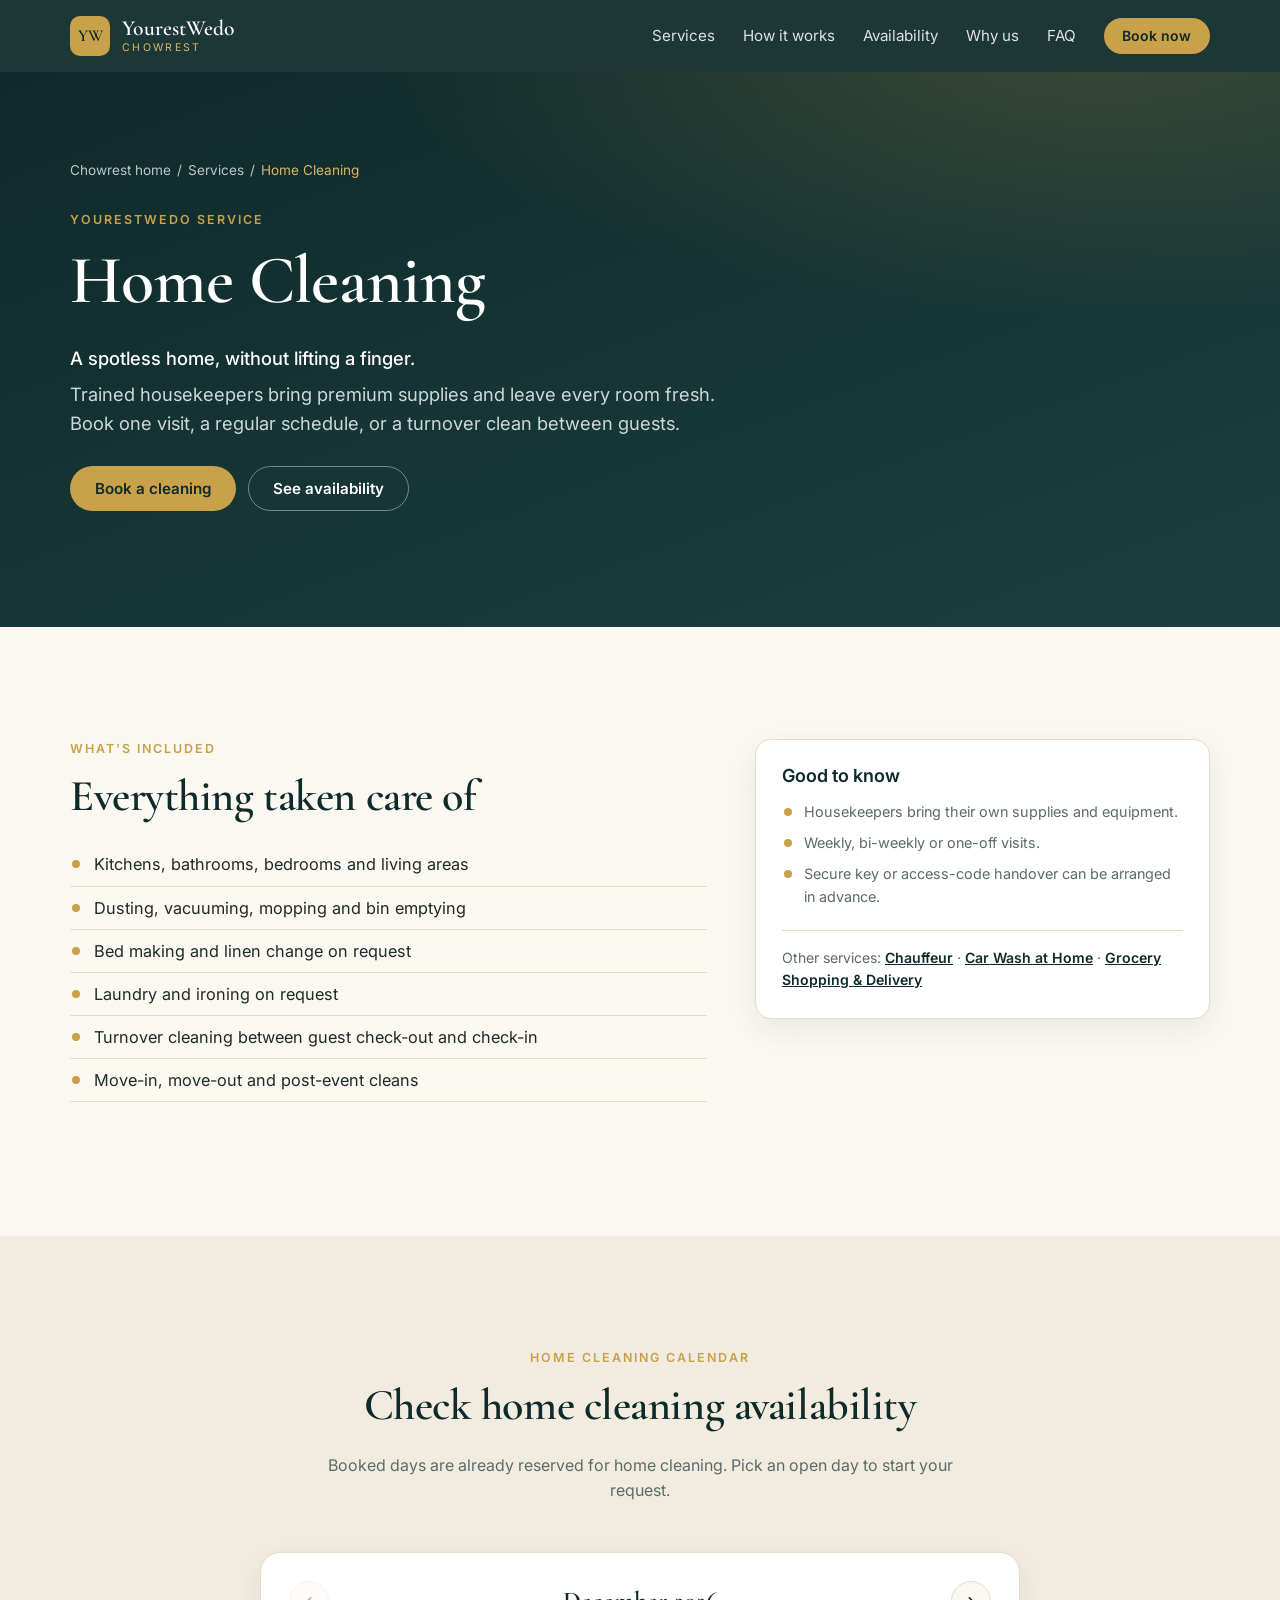
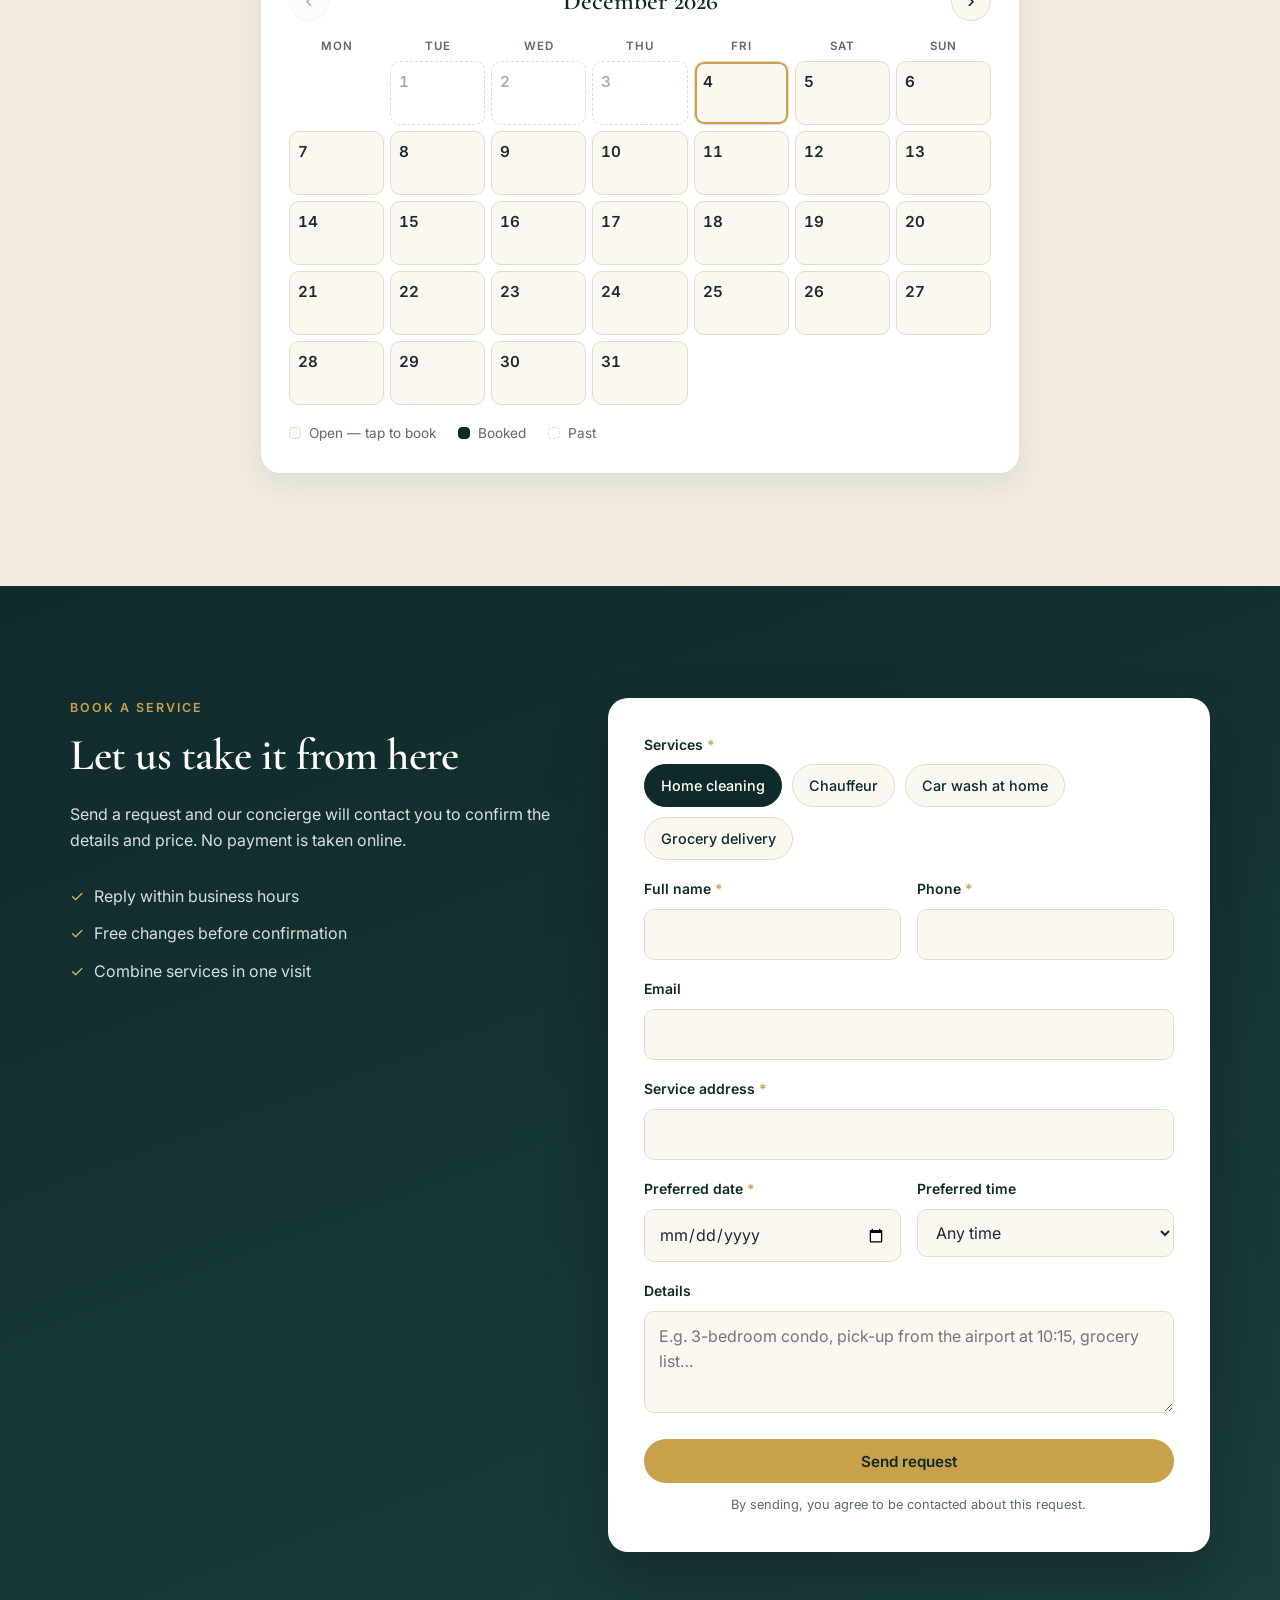
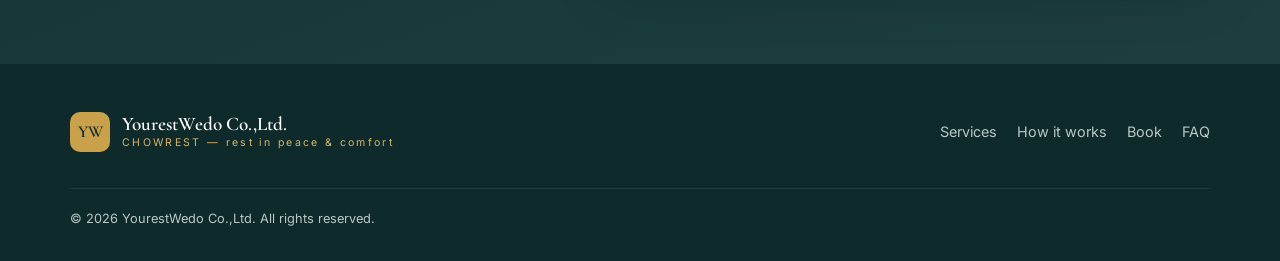
<file: cleaning.html>
<!doctype html>
<html lang="en">
<head>
  <meta charset="utf-8">
  <meta name="viewport" content="width=device-width, initial-scale=1">
  <title>Home Cleaning — YourestWedo</title>
  <meta name="description" content="Trained housekeepers bring premium supplies and leave every room fresh. Book one visit, a regular schedule, or a turnover clean between guests.">
  <meta name="theme-color" content="#0f2a2a">
  <link rel="preconnect" href="https://fonts.googleapis.com">
  <link rel="preconnect" href="https://fonts.gstatic.com" crossorigin>
  <link href="https://fonts.googleapis.com/css2?family=Cormorant+Garamond:wght@500;600&family=Inter:wght@400;500;600&display=swap" rel="stylesheet">
  <link rel="stylesheet" href="styles.css">
  <link rel="icon" href="data:image/svg+xml,%3Csvg xmlns='http://www.w3.org/2000/svg' viewBox='0 0 64 64'%3E%3Crect width='64' height='64' rx='14' fill='%230f2a2a'/%3E%3Ctext x='32' y='43' font-family='Georgia,serif' font-size='30' text-anchor='middle' fill='%23d8b56a'%3EYW%3C/text%3E%3C/svg%3E">
</head>
<body data-service-page="cleaning">
  <a class="skip-link" href="#main">Skip to content</a>

  <header class="site-header" id="top">
    <div class="container header-inner">
      <a class="brand" href="index.html" aria-label="YourestWedo home">
        <span class="brand-mark" aria-hidden="true">YW</span>
        <span class="brand-text">
          <span class="brand-name">YourestWedo</span>
          <span class="brand-tag">CHOWREST</span>
        </span>
      </a>
      <button class="nav-toggle" aria-expanded="false" aria-controls="site-nav">
        <span class="sr-only">Menu</span>
        <span class="bar"></span><span class="bar"></span><span class="bar"></span>
      </button>
      <nav class="site-nav" id="site-nav" aria-label="Main">
        <a href="index.html#services">Services</a>
        <a href="index.html#how">How it works</a>
        <a href="index.html#calendar">Availability</a>
        <a href="index.html#why">Why us</a>
        <a href="index.html#faq">FAQ</a>
        <a class="btn btn-small" href="#book">Book now</a>
      </nav>
    </div>
  </header>

  <main id="main">
    <section class="hero hero-sub">
      <div class="container">
        <nav class="crumbs" aria-label="Breadcrumb"><a href="index.html">Chowrest home</a> <span aria-hidden="true">/</span> <a href="index.html#services">Services</a> <span aria-hidden="true">/</span> <span aria-current="page">Home Cleaning</span></nav>
        <p class="eyebrow">YourestWedo service</p>
        <h1>Home Cleaning</h1>
        <p class="lead"><strong class="sub-tagline">A spotless home, without lifting a finger.</strong> Trained housekeepers bring premium supplies and leave every room fresh. Book one visit, a regular schedule, or a turnover clean between guests.</p>
        <div class="hero-actions">
          <a class="btn btn-gold" href="#book">Book a cleaning</a>
          <a class="btn btn-ghost" href="#calendar">See availability</a>
        </div>
      </div>
    </section>

    <section class="section">
      <div class="container sub-detail">
        <div>
          <p class="eyebrow">What's included</p>
          <h2>Everything taken care of</h2>
          <ul class="ticks ticks-lg">
              <li>Kitchens, bathrooms, bedrooms and living areas</li>
              <li>Dusting, vacuuming, mopping and bin emptying</li>
              <li>Bed making and linen change on request</li>
              <li>Laundry and ironing on request</li>
              <li>Turnover cleaning between guest check-out and check-in</li>
              <li>Move-in, move-out and post-event cleans</li>
          </ul>
        </div>
        <aside class="sub-aside">
          <h3>Good to know</h3>
          <ul class="ticks">
              <li>Housekeepers bring their own supplies and equipment.</li>
              <li>Weekly, bi-weekly or one-off visits.</li>
              <li>Secure key or access-code handover can be arranged in advance.</li>
          </ul>
          <p class="sub-others">Other services: <a href="chauffeur.html">Chauffeur</a> · <a href="carwash.html">Car Wash at Home</a> · <a href="grocery.html">Grocery Shopping & Delivery</a></p>
        </aside>
      </div>
    </section>

    <!-- Cleaning availability -->
    <section class="section section-tint" id="calendar">
      <div class="container">
        <header class="section-head">
          <p class="eyebrow">Home Cleaning calendar</p>
          <h2>Check home cleaning availability</h2>
          <p>Booked days are already reserved for home cleaning. Pick an open day to start your request.</p>
        </header>
        <div class="cal" id="cal">
          <div class="cal-bar">
            <button class="cal-nav" type="button" id="cal-prev" aria-label="Previous month">‹</button>
            <h3 class="cal-title" id="cal-title" aria-live="polite">November 2026</h3>
            <button class="cal-nav" type="button" id="cal-next" aria-label="Next month">›</button>
          </div>
          <div class="cal-grid cal-dow" aria-hidden="true">
            <span>Mon</span><span>Tue</span><span>Wed</span><span>Thu</span><span>Fri</span><span>Sat</span><span>Sun</span>
          </div>
          <div class="cal-grid" id="cal-days" role="grid" aria-labelledby="cal-title"></div>
          <ul class="cal-legend">
            <li><span class="dot dot-open"></span>Open — tap to book</li>
            <li><span class="dot dot-booked"></span>Booked</li>
            <li><span class="dot dot-past"></span>Past</li>
          </ul>
        </div>
      </div>
    </section>

    <!-- Booking -->
    <section class="section section-dark" id="book">
      <div class="container book-inner">
        <div class="book-copy">
          <p class="eyebrow">Book a service</p>
          <h2>Let us take it from here</h2>
          <p>Send a request and our concierge will contact you to confirm the details and price. No payment is taken online.</p>
          <ul class="book-points">
            <li>Reply within business hours</li>
            <li>Free changes before confirmation</li>
            <li>Combine services in one visit</li>
          </ul>
        </div>

        <form class="book-form" id="book-form" novalidate>
          <fieldset>
            <legend>Services <span class="req" aria-hidden="true">*</span></legend>
            <div class="chips">
              <label class="chip"><input type="checkbox" name="service" value="cleaning"><span>Home cleaning</span></label>
              <label class="chip"><input type="checkbox" name="service" value="chauffeur"><span>Chauffeur</span></label>
              <label class="chip"><input type="checkbox" name="service" value="carwash"><span>Car wash at home</span></label>
              <label class="chip"><input type="checkbox" name="service" value="grocery"><span>Grocery delivery</span></label>
            </div>
            <p class="field-error" data-error-for="service" hidden>Please choose at least one service.</p>
          </fieldset>

          <div class="row">
            <div class="field">
              <label for="name">Full name <span class="req" aria-hidden="true">*</span></label>
              <input id="name" name="name" type="text" autocomplete="name" required>
              <p class="field-error" data-error-for="name" hidden>Please enter your name.</p>
            </div>
            <div class="field">
              <label for="phone">Phone <span class="req" aria-hidden="true">*</span></label>
              <input id="phone" name="phone" type="tel" autocomplete="tel" inputmode="tel" required>
              <p class="field-error" data-error-for="phone" hidden>Please enter a valid phone number.</p>
            </div>
          </div>

          <div class="field">
            <label for="email">Email</label>
            <input id="email" name="email" type="email" autocomplete="email">
            <p class="field-error" data-error-for="email" hidden>Please enter a valid email address.</p>
          </div>

          <div class="field">
            <label for="address">Service address <span class="req" aria-hidden="true">*</span></label>
            <input id="address" name="address" type="text" autocomplete="street-address" required>
            <p class="field-error" data-error-for="address" hidden>Please enter the address.</p>
          </div>

          <div class="row">
            <div class="field">
              <label for="date">Preferred date <span class="req" aria-hidden="true">*</span></label>
              <input id="date" name="date" type="date" required>
              <p class="field-error" data-error-for="date" hidden>Please choose a date from today onward.</p>
              <p class="field-error" data-error-for="date-booked" hidden>This day is fully booked. Please choose another date.</p>
            </div>
            <div class="field">
              <label for="time">Preferred time</label>
              <select id="time" name="time">
                <option value="">Any time</option>
                <option>Morning (08:00–12:00)</option>
                <option>Afternoon (12:00–16:00)</option>
                <option>Evening (16:00–20:00)</option>
              </select>
            </div>
          </div>

          <div class="field">
            <label for="notes">Details</label>
            <textarea id="notes" name="notes" rows="3" placeholder="E.g. 3-bedroom condo, pick-up from the airport at 10:15, grocery list…"></textarea>
          </div>

          <button class="btn btn-gold btn-block" type="submit">Send request</button>
          <p class="form-note">By sending, you agree to be contacted about this request.</p>
        </form>

        <div class="book-success" id="book-success" hidden tabindex="-1">
          <h3>Thank you — request received.</h3>
          <p>Here's a summary of what you sent. Our concierge will contact you to confirm.</p>
          <dl id="book-summary"></dl>
          <button class="btn btn-ghost-light" type="button" id="book-again">Make another request</button>
        </div>
      </div>
    </section>

  </main>

  <footer class="site-footer">
    <div class="container footer-inner">
      <div>
        <a class="brand brand-footer" href="index.html#top">
          <span class="brand-mark" aria-hidden="true">YW</span>
          <span class="brand-text">
            <span class="brand-name">YourestWedo Co.,Ltd.</span>
            <span class="brand-tag">CHOWREST — rest in peace &amp; comfort</span>
          </span>
        </a>
      </div>
      <nav class="footer-nav" aria-label="Footer">
        <a href="index.html#services">Services</a>
        <a href="index.html#how">How it works</a>
        <a href="#book">Book</a>
        <a href="index.html#faq">FAQ</a>
      </nav>
      <p class="copyright">© <span id="year">2026</span> YourestWedo Co.,Ltd. All rights reserved.</p>
    </div>
  </footer>

  <script src="script.js"></script>
</body>
</html>
</file>
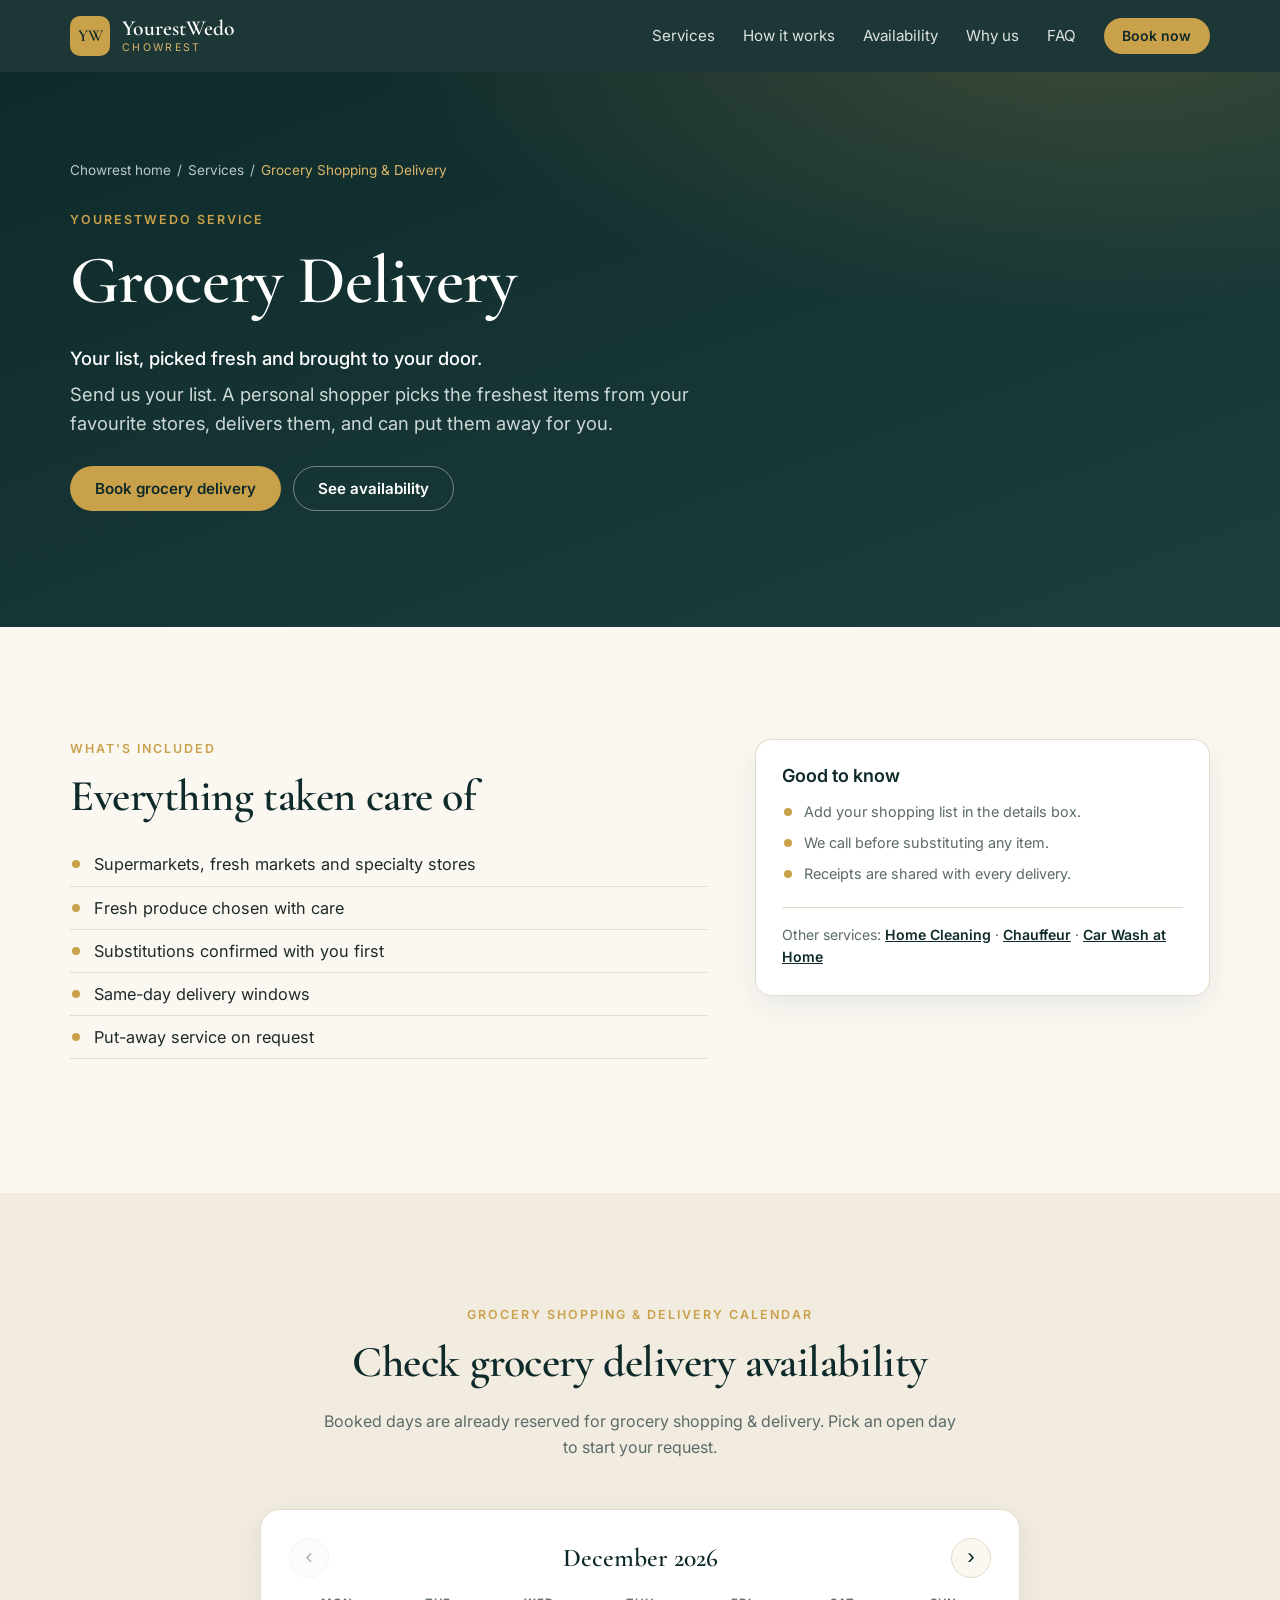
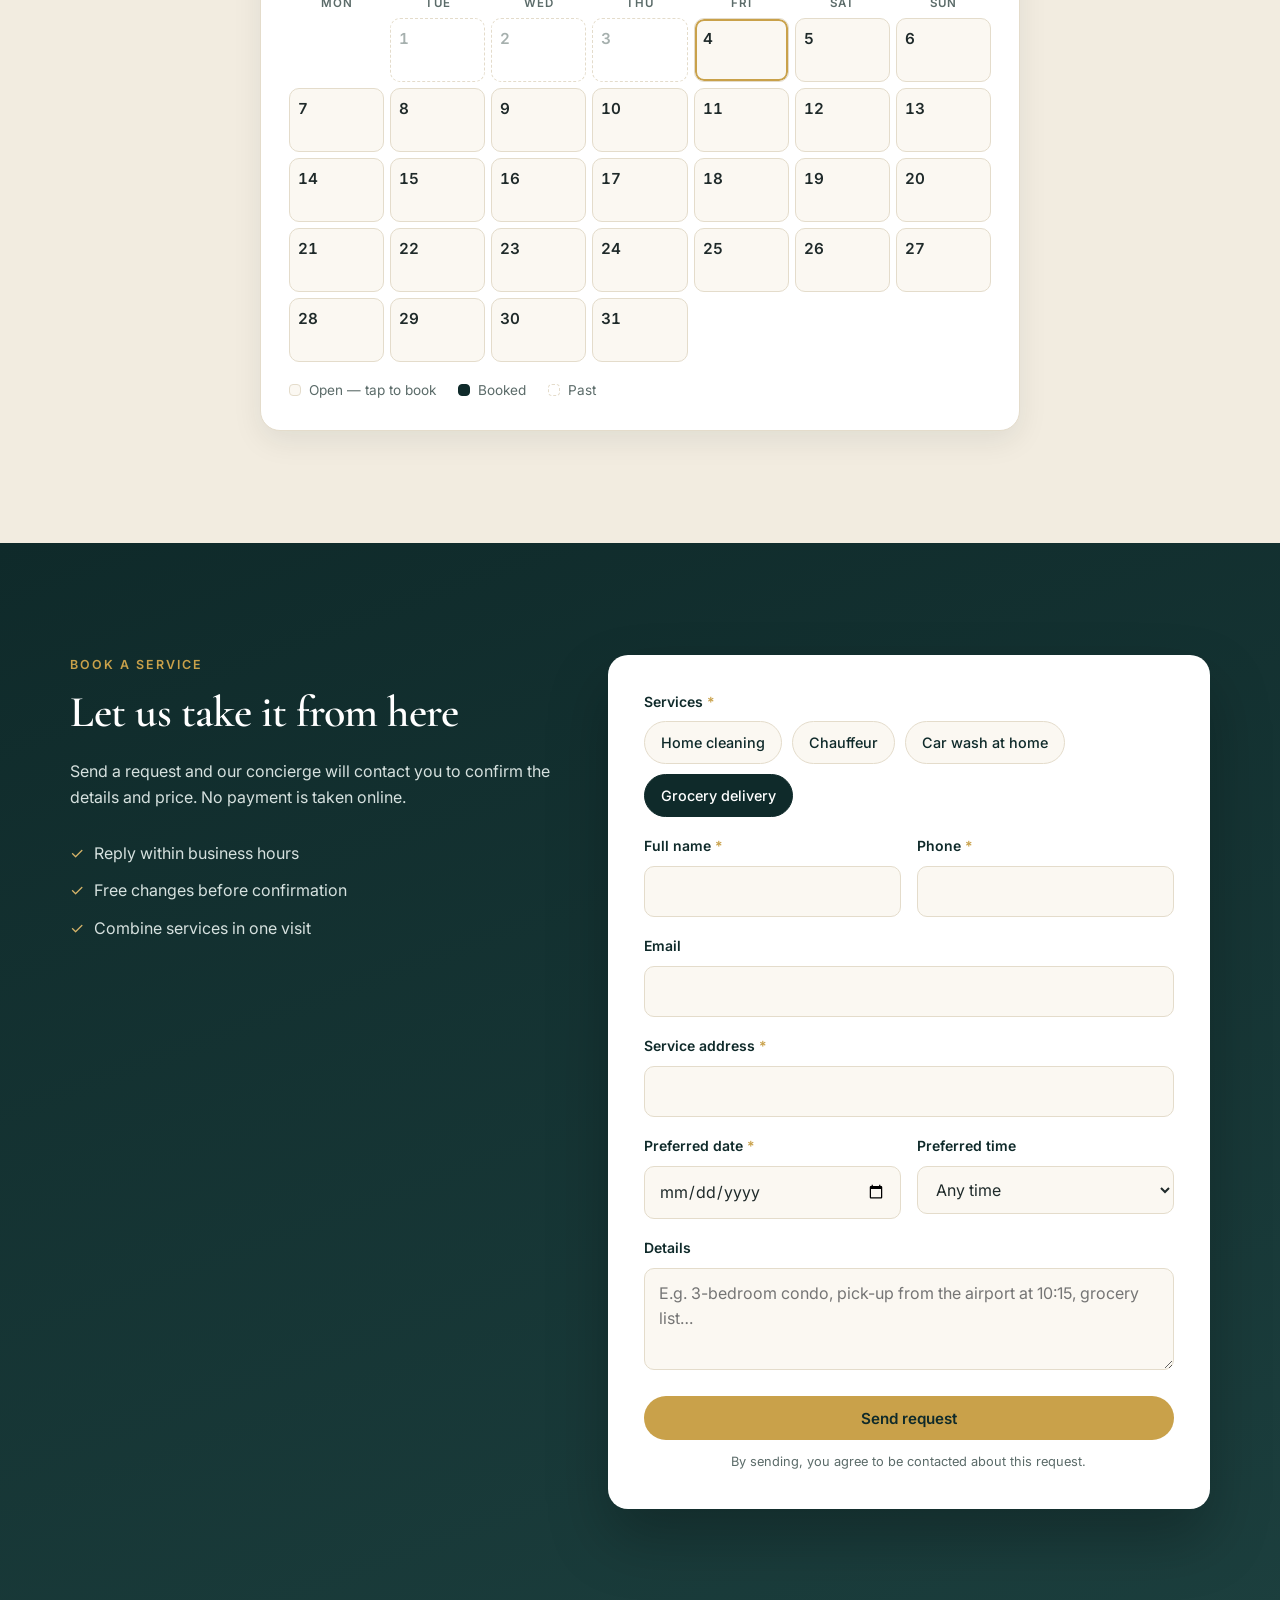
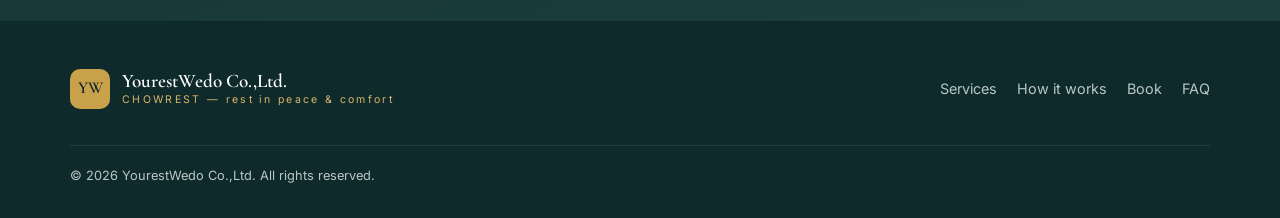
<file: grocery.html>
<!doctype html>
<html lang="en">
<head>
  <meta charset="utf-8">
  <meta name="viewport" content="width=device-width, initial-scale=1">
  <title>Grocery Delivery — YourestWedo</title>
  <meta name="description" content="Send us your list. A personal shopper picks the freshest items from your favourite stores, delivers them, and can put them away for you.">
  <meta name="theme-color" content="#0f2a2a">
  <link rel="preconnect" href="https://fonts.googleapis.com">
  <link rel="preconnect" href="https://fonts.gstatic.com" crossorigin>
  <link href="https://fonts.googleapis.com/css2?family=Cormorant+Garamond:wght@500;600&family=Inter:wght@400;500;600&display=swap" rel="stylesheet">
  <link rel="stylesheet" href="styles.css">
  <link rel="icon" href="data:image/svg+xml,%3Csvg xmlns='http://www.w3.org/2000/svg' viewBox='0 0 64 64'%3E%3Crect width='64' height='64' rx='14' fill='%230f2a2a'/%3E%3Ctext x='32' y='43' font-family='Georgia,serif' font-size='30' text-anchor='middle' fill='%23d8b56a'%3EYW%3C/text%3E%3C/svg%3E">
</head>
<body data-service-page="grocery">
  <a class="skip-link" href="#main">Skip to content</a>

  <header class="site-header" id="top">
    <div class="container header-inner">
      <a class="brand" href="index.html" aria-label="YourestWedo home">
        <span class="brand-mark" aria-hidden="true">YW</span>
        <span class="brand-text">
          <span class="brand-name">YourestWedo</span>
          <span class="brand-tag">CHOWREST</span>
        </span>
      </a>
      <button class="nav-toggle" aria-expanded="false" aria-controls="site-nav">
        <span class="sr-only">Menu</span>
        <span class="bar"></span><span class="bar"></span><span class="bar"></span>
      </button>
      <nav class="site-nav" id="site-nav" aria-label="Main">
        <a href="index.html#services">Services</a>
        <a href="index.html#how">How it works</a>
        <a href="index.html#calendar">Availability</a>
        <a href="index.html#why">Why us</a>
        <a href="index.html#faq">FAQ</a>
        <a class="btn btn-small" href="#book">Book now</a>
      </nav>
    </div>
  </header>

  <main id="main">
    <section class="hero hero-sub">
      <div class="container">
        <nav class="crumbs" aria-label="Breadcrumb"><a href="index.html">Chowrest home</a> <span aria-hidden="true">/</span> <a href="index.html#services">Services</a> <span aria-hidden="true">/</span> <span aria-current="page">Grocery Shopping & Delivery</span></nav>
        <p class="eyebrow">YourestWedo service</p>
        <h1>Grocery Delivery</h1>
        <p class="lead"><strong class="sub-tagline">Your list, picked fresh and brought to your door.</strong> Send us your list. A personal shopper picks the freshest items from your favourite stores, delivers them, and can put them away for you.</p>
        <div class="hero-actions">
          <a class="btn btn-gold" href="#book">Book grocery delivery</a>
          <a class="btn btn-ghost" href="#calendar">See availability</a>
        </div>
      </div>
    </section>

    <section class="section">
      <div class="container sub-detail">
        <div>
          <p class="eyebrow">What's included</p>
          <h2>Everything taken care of</h2>
          <ul class="ticks ticks-lg">
              <li>Supermarkets, fresh markets and specialty stores</li>
              <li>Fresh produce chosen with care</li>
              <li>Substitutions confirmed with you first</li>
              <li>Same-day delivery windows</li>
              <li>Put-away service on request</li>
          </ul>
        </div>
        <aside class="sub-aside">
          <h3>Good to know</h3>
          <ul class="ticks">
              <li>Add your shopping list in the details box.</li>
              <li>We call before substituting any item.</li>
              <li>Receipts are shared with every delivery.</li>
          </ul>
          <p class="sub-others">Other services: <a href="cleaning.html">Home Cleaning</a> · <a href="chauffeur.html">Chauffeur</a> · <a href="carwash.html">Car Wash at Home</a></p>
        </aside>
      </div>
    </section>

    <!-- Cleaning availability -->
    <section class="section section-tint" id="calendar">
      <div class="container">
        <header class="section-head">
          <p class="eyebrow">Grocery Shopping & Delivery calendar</p>
          <h2>Check grocery delivery availability</h2>
          <p>Booked days are already reserved for grocery shopping & delivery. Pick an open day to start your request.</p>
        </header>
        <div class="cal" id="cal">
          <div class="cal-bar">
            <button class="cal-nav" type="button" id="cal-prev" aria-label="Previous month">‹</button>
            <h3 class="cal-title" id="cal-title" aria-live="polite">November 2026</h3>
            <button class="cal-nav" type="button" id="cal-next" aria-label="Next month">›</button>
          </div>
          <div class="cal-grid cal-dow" aria-hidden="true">
            <span>Mon</span><span>Tue</span><span>Wed</span><span>Thu</span><span>Fri</span><span>Sat</span><span>Sun</span>
          </div>
          <div class="cal-grid" id="cal-days" role="grid" aria-labelledby="cal-title"></div>
          <ul class="cal-legend">
            <li><span class="dot dot-open"></span>Open — tap to book</li>
            <li><span class="dot dot-booked"></span>Booked</li>
            <li><span class="dot dot-past"></span>Past</li>
          </ul>
        </div>
      </div>
    </section>

    <!-- Booking -->
    <section class="section section-dark" id="book">
      <div class="container book-inner">
        <div class="book-copy">
          <p class="eyebrow">Book a service</p>
          <h2>Let us take it from here</h2>
          <p>Send a request and our concierge will contact you to confirm the details and price. No payment is taken online.</p>
          <ul class="book-points">
            <li>Reply within business hours</li>
            <li>Free changes before confirmation</li>
            <li>Combine services in one visit</li>
          </ul>
        </div>

        <form class="book-form" id="book-form" novalidate>
          <fieldset>
            <legend>Services <span class="req" aria-hidden="true">*</span></legend>
            <div class="chips">
              <label class="chip"><input type="checkbox" name="service" value="cleaning"><span>Home cleaning</span></label>
              <label class="chip"><input type="checkbox" name="service" value="chauffeur"><span>Chauffeur</span></label>
              <label class="chip"><input type="checkbox" name="service" value="carwash"><span>Car wash at home</span></label>
              <label class="chip"><input type="checkbox" name="service" value="grocery"><span>Grocery delivery</span></label>
            </div>
            <p class="field-error" data-error-for="service" hidden>Please choose at least one service.</p>
          </fieldset>

          <div class="row">
            <div class="field">
              <label for="name">Full name <span class="req" aria-hidden="true">*</span></label>
              <input id="name" name="name" type="text" autocomplete="name" required>
              <p class="field-error" data-error-for="name" hidden>Please enter your name.</p>
            </div>
            <div class="field">
              <label for="phone">Phone <span class="req" aria-hidden="true">*</span></label>
              <input id="phone" name="phone" type="tel" autocomplete="tel" inputmode="tel" required>
              <p class="field-error" data-error-for="phone" hidden>Please enter a valid phone number.</p>
            </div>
          </div>

          <div class="field">
            <label for="email">Email</label>
            <input id="email" name="email" type="email" autocomplete="email">
            <p class="field-error" data-error-for="email" hidden>Please enter a valid email address.</p>
          </div>

          <div class="field">
            <label for="address">Service address <span class="req" aria-hidden="true">*</span></label>
            <input id="address" name="address" type="text" autocomplete="street-address" required>
            <p class="field-error" data-error-for="address" hidden>Please enter the address.</p>
          </div>

          <div class="row">
            <div class="field">
              <label for="date">Preferred date <span class="req" aria-hidden="true">*</span></label>
              <input id="date" name="date" type="date" required>
              <p class="field-error" data-error-for="date" hidden>Please choose a date from today onward.</p>
              <p class="field-error" data-error-for="date-booked" hidden>This day is fully booked. Please choose another date.</p>
            </div>
            <div class="field">
              <label for="time">Preferred time</label>
              <select id="time" name="time">
                <option value="">Any time</option>
                <option>Morning (08:00–12:00)</option>
                <option>Afternoon (12:00–16:00)</option>
                <option>Evening (16:00–20:00)</option>
              </select>
            </div>
          </div>

          <div class="field">
            <label for="notes">Details</label>
            <textarea id="notes" name="notes" rows="3" placeholder="E.g. 3-bedroom condo, pick-up from the airport at 10:15, grocery list…"></textarea>
          </div>

          <button class="btn btn-gold btn-block" type="submit">Send request</button>
          <p class="form-note">By sending, you agree to be contacted about this request.</p>
        </form>

        <div class="book-success" id="book-success" hidden tabindex="-1">
          <h3>Thank you — request received.</h3>
          <p>Here's a summary of what you sent. Our concierge will contact you to confirm.</p>
          <dl id="book-summary"></dl>
          <button class="btn btn-ghost-light" type="button" id="book-again">Make another request</button>
        </div>
      </div>
    </section>

  </main>

  <footer class="site-footer">
    <div class="container footer-inner">
      <div>
        <a class="brand brand-footer" href="index.html#top">
          <span class="brand-mark" aria-hidden="true">YW</span>
          <span class="brand-text">
            <span class="brand-name">YourestWedo Co.,Ltd.</span>
            <span class="brand-tag">CHOWREST — rest in peace &amp; comfort</span>
          </span>
        </a>
      </div>
      <nav class="footer-nav" aria-label="Footer">
        <a href="index.html#services">Services</a>
        <a href="index.html#how">How it works</a>
        <a href="#book">Book</a>
        <a href="index.html#faq">FAQ</a>
      </nav>
      <p class="copyright">© <span id="year">2026</span> YourestWedo Co.,Ltd. All rights reserved.</p>
    </div>
  </footer>

  <script src="script.js"></script>
</body>
</html>
</file>
<file: styles.css>
:root {
  --ink: #0f2a2a;
  --ink-2: #1c3f3e;
  --text: #1f2a2a;
  --muted: #5b6b69;
  --bg: #fbf8f2;
  --surface: #ffffff;
  --tint: #f2ece0;
  --gold: #c9a14a;
  --gold-2: #d8b56a;
  --line: #e4dccb;
  --danger: #b3261e;
  --radius: 16px;
  --shadow: 0 10px 30px rgba(15, 42, 42, 0.08);
  --serif: "Cormorant Garamond", Georgia, "Times New Roman", serif;
  --sans: "Inter", system-ui, -apple-system, "Segoe UI", Roboto, sans-serif;
}

*, *::before, *::after { box-sizing: border-box; }
html { scroll-behavior: smooth; scroll-padding-top: 80px; }
@media (prefers-reduced-motion: reduce) { html { scroll-behavior: auto; } }

body {
  margin: 0;
  font-family: var(--sans);
  font-size: 16px;
  line-height: 1.6;
  color: var(--text);
  background: var(--bg);
  -webkit-font-smoothing: antialiased;
}

img, svg { display: block; max-width: 100%; }
a { color: inherit; }
h1, h2, h3 { line-height: 1.15; margin: 0 0 .5em; color: var(--ink); }
h1, h2 { font-family: var(--serif); font-weight: 600; letter-spacing: -.01em; }
h2 { font-size: clamp(2rem, 4vw, 2.75rem); }
h3 { font-size: 1.125rem; font-weight: 600; }
p { margin: 0 0 1em; }

.container { width: min(1140px, 100% - 32px); margin-inline: auto; }
.narrow { width: min(760px, 100% - 32px); }

.sr-only { position: absolute; width: 1px; height: 1px; overflow: hidden; clip: rect(0 0 0 0); white-space: nowrap; }
.skip-link { position: absolute; left: 16px; top: -48px; background: var(--ink); color: #fff; padding: 8px 14px; border-radius: 8px; z-index: 100; }
.skip-link:focus { top: 12px; }

:focus-visible { outline: 3px solid var(--gold); outline-offset: 2px; }

.eyebrow {
  font-size: .78rem; font-weight: 600; letter-spacing: .16em; text-transform: uppercase;
  color: var(--gold); margin-bottom: .75rem;
}

/* Buttons */
.btn {
  display: inline-flex; align-items: center; justify-content: center; gap: .5rem;
  padding: .85rem 1.5rem; border-radius: 999px; border: 1px solid transparent;
  font: 600 .95rem/1 var(--sans); text-decoration: none; cursor: pointer;
  transition: transform .15s ease, background-color .2s ease, color .2s ease, border-color .2s ease;
}
.btn:hover { transform: translateY(-1px); }
.btn-gold { background: var(--gold); color: var(--ink); }
.btn-gold:hover { background: var(--gold-2); }
.btn-ghost { border-color: rgba(255,255,255,.4); color: #fff; }
.btn-ghost:hover { border-color: #fff; }
.btn-ghost-light { border-color: rgba(255,255,255,.4); color: #fff; background: transparent; }
.btn-small { padding: .6rem 1.1rem; font-size: .875rem; }
.btn-block { width: 100%; }

/* Header */
.site-header {
  position: sticky; top: 0; z-index: 50;
  background: rgba(15, 42, 42, .94);
  backdrop-filter: saturate(140%) blur(8px);
  color: #fff;
}
.header-inner { display: flex; align-items: center; justify-content: space-between; height: 72px; }
.brand { display: flex; align-items: center; gap: .75rem; text-decoration: none; }
.brand-mark {
  display: grid; place-items: center; width: 40px; height: 40px; border-radius: 10px;
  background: var(--gold); color: var(--ink); font: 600 1.05rem/1 var(--serif);
}
.brand-text { display: flex; flex-direction: column; line-height: 1.1; }
.brand-name { font: 600 1.35rem/1 var(--serif); }
.brand-tag { font-size: .66rem; letter-spacing: .22em; color: var(--gold-2); margin-top: 3px; }

.site-nav { display: flex; align-items: center; gap: 1.75rem; }
.site-nav a:not(.btn) { text-decoration: none; font-size: .95rem; opacity: .85; }
.site-nav a:not(.btn):hover { opacity: 1; }
.site-nav .btn { color: var(--ink); background: var(--gold); }

.nav-toggle { display: none; background: none; border: 0; padding: 10px; cursor: pointer; }
.nav-toggle .bar { display: block; width: 22px; height: 2px; background: #fff; margin: 4px 0; transition: transform .2s, opacity .2s; }
.nav-toggle[aria-expanded="true"] .bar:nth-of-type(2) { transform: translateY(6px) rotate(45deg); }
.nav-toggle[aria-expanded="true"] .bar:nth-of-type(3) { opacity: 0; }
.nav-toggle[aria-expanded="true"] .bar:nth-of-type(4) { transform: translateY(-6px) rotate(-45deg); }

@media (max-width: 820px) {
  .nav-toggle { display: block; }
  .site-nav {
    position: absolute; top: 72px; left: 0; right: 0;
    flex-direction: column; align-items: stretch; gap: 0;
    background: var(--ink); padding: 8px 16px 20px;
    display: none;
  }
  .site-nav.open { display: flex; }
  .site-nav a:not(.btn) { padding: 14px 4px; border-bottom: 1px solid rgba(255,255,255,.08); }
  .site-nav .btn { margin-top: 14px; }
}

/* Hero */
.hero {
  background:
    radial-gradient(1200px 500px at 85% -10%, rgba(201,161,74,.22), transparent 60%),
    linear-gradient(160deg, var(--ink) 0%, var(--ink-2) 100%);
  color: #e9efee;
  padding: clamp(64px, 10vw, 120px) 0;
}
.hero-inner { display: grid; grid-template-columns: 1.2fr 1fr; gap: 56px; align-items: center; }
.hero h1 { color: #fff; font-size: clamp(3rem, 8vw, 5.25rem); margin-bottom: .35em; }
.hero h1 em { color: var(--gold-2); font-style: italic; }
.lead { font-size: 1.15rem; max-width: 36em; color: #cdd9d7; }
.hero-actions { display: flex; flex-wrap: wrap; gap: 12px; margin: 28px 0; }
.hero-points { list-style: none; padding: 0; margin: 0; display: flex; flex-wrap: wrap; gap: 8px 22px; font-size: .9rem; color: #b9c8c6; }
.hero-points li::before { content: "✓"; color: var(--gold-2); margin-right: 8px; }

.hero-card {
  background: linear-gradient(180deg, rgba(255,255,255,.1), rgba(255,255,255,.04));
  border: 1px solid rgba(255,255,255,.14); border-radius: 22px; padding: 10px;
  box-shadow: 0 30px 60px rgba(0,0,0,.25);
}
.hero-card-inner { background: var(--bg); border-radius: 16px; padding: 28px; color: var(--text); }
.hc-label { font-size: .78rem; letter-spacing: .14em; text-transform: uppercase; color: var(--muted); }
.hc-list { list-style: none; padding: 0; margin: 0 0 18px; }
.hc-list li { display: flex; gap: 12px; padding: 14px 0; border-bottom: 1px solid var(--line); }
.hc-list strong { display: inline-block; min-width: 3.4em; color: var(--ink); }
.hc-ico { color: var(--gold); }
.hc-foot { font-family: var(--serif); font-size: 1.35rem; color: var(--ink); margin: 0; }

@media (max-width: 900px) {
  .hero-inner { grid-template-columns: 1fr; gap: 40px; }
}

/* Sections */
.section { padding: clamp(64px, 9vw, 112px) 0; }
.section-tint { background: var(--tint); }
.section-head { text-align: center; max-width: 640px; margin: 0 auto 48px; }
.section-head p:last-child { color: var(--muted); }

/* Services */
.service-grid { display: grid; grid-template-columns: repeat(auto-fit, minmax(250px, 1fr)); gap: 22px; }
.service {
  background: var(--surface); border: 1px solid var(--line); border-radius: var(--radius);
  padding: 28px; display: flex; flex-direction: column; box-shadow: var(--shadow);
  transition: transform .2s ease, box-shadow .2s ease;
}
.service:hover { transform: translateY(-3px); box-shadow: 0 16px 40px rgba(15,42,42,.12); }
.service-icon { width: 52px; height: 52px; border-radius: 14px; background: var(--ink); display: grid; place-items: center; margin-bottom: 18px; }
.service-icon svg { width: 26px; height: 26px; fill: none; stroke: var(--gold-2); stroke-width: 1.6; stroke-linecap: round; stroke-linejoin: round; }
.service p { color: var(--muted); font-size: .95rem; }
.ticks { list-style: none; padding: 0; margin: 0 0 22px; font-size: .9rem; }
.ticks li { padding: 4px 0 4px 22px; position: relative; }
.ticks li::before { content: ""; position: absolute; left: 2px; top: 12px; width: 8px; height: 8px; border-radius: 50%; background: var(--gold); }
.service-link { margin-top: auto; font-weight: 600; color: var(--ink); text-decoration: none; }
.service-link:hover { color: var(--gold); }

/* Steps */
.steps { list-style: none; padding: 0; margin: 0; display: grid; grid-template-columns: repeat(3, 1fr); gap: 22px; counter-reset: none; }
.steps li { background: var(--surface); border-radius: var(--radius); padding: 30px; border: 1px solid var(--line); }
.steps p { color: var(--muted); margin: 0; }
.step-num {
  display: grid; place-items: center; width: 44px; height: 44px; border-radius: 50%;
  border: 1px solid var(--gold); color: var(--gold); font: 600 1.3rem/1 var(--serif); margin-bottom: 16px;
}
@media (max-width: 820px) { .steps { grid-template-columns: 1fr; } }

/* Why */
.why-inner { display: grid; grid-template-columns: 1fr 1.2fr; gap: 56px; align-items: start; }
.why-copy p { color: var(--muted); font-size: 1.05rem; }
.why-grid { list-style: none; padding: 0; margin: 0; display: grid; grid-template-columns: 1fr 1fr; gap: 18px; }
.why-grid li { padding: 24px; border-radius: var(--radius); background: var(--surface); border: 1px solid var(--line); }
.why-grid li h3 { position: relative; padding-left: 16px; }
.why-grid li h3::before { content: ""; position: absolute; left: 0; top: .2em; bottom: .2em; width: 3px; border-radius: 2px; background: var(--gold); }
.why-grid p { color: var(--muted); font-size: .93rem; margin: 0; }
@media (max-width: 900px) { .why-inner { grid-template-columns: 1fr; gap: 32px; } }
@media (max-width: 560px) { .why-grid { grid-template-columns: 1fr; } }

/* Booking */
.section-dark { background: linear-gradient(160deg, var(--ink), var(--ink-2)); color: #d6e1df; }
.section-dark h2, .section-dark h3 { color: #fff; }
.book-inner { display: grid; grid-template-columns: 1fr 1.25fr; gap: 56px; align-items: start; }
.book-points { list-style: none; padding: 0; margin: 24px 0 0; }
.book-points li { padding: 6px 0; }
.book-points li::before { content: "✓"; color: var(--gold-2); margin-right: 10px; }
@media (max-width: 900px) { .book-inner { grid-template-columns: 1fr; gap: 32px; } }

.book-form, .book-success {
  background: var(--surface); color: var(--text); border-radius: 20px; padding: clamp(22px, 4vw, 36px);
  box-shadow: 0 30px 60px rgba(0,0,0,.25);
}
.book-success { color: var(--text); }
.book-success h3 { color: var(--ink); font-family: var(--serif); font-size: 1.8rem; }
.book-success .btn-ghost-light { border-color: var(--ink); color: var(--ink); margin-top: 8px; }
.book-success dl { display: grid; grid-template-columns: max-content 1fr; gap: 8px 18px; margin: 0 0 20px; font-size: .95rem; }
.book-success dt { color: var(--muted); }
.book-success dd { margin: 0; word-break: break-word; }

fieldset { border: 0; padding: 0; margin: 0 0 18px; }
legend, label { display: block; font-size: .875rem; font-weight: 600; color: var(--ink); margin-bottom: 8px; padding: 0; }
.req { color: var(--gold); }
.row { display: grid; grid-template-columns: 1fr 1fr; gap: 16px; }
@media (max-width: 560px) { .row { grid-template-columns: 1fr; gap: 0; } }
.field { margin-bottom: 18px; }
input, select, textarea {
  width: 100%; font: inherit; font-size: 1rem; color: var(--text);
  background: var(--bg); border: 1px solid var(--line); border-radius: 10px; padding: 12px 14px;
  transition: border-color .15s, box-shadow .15s;
}
input:focus, select:focus, textarea:focus { outline: none; border-color: var(--gold); box-shadow: 0 0 0 3px rgba(201,161,74,.25); }
input[aria-invalid="true"] { border-color: var(--danger); }
textarea { resize: vertical; }

.chips { display: flex; flex-wrap: wrap; gap: 10px; }
.chip { margin: 0; cursor: pointer; font-weight: 500; }
.chip input { position: absolute; opacity: 0; width: 1px; height: 1px; }
.chip span {
  display: inline-block; padding: 9px 16px; border-radius: 999px; border: 1px solid var(--line);
  background: var(--bg); font-size: .9rem; transition: all .15s;
}
.chip input:checked + span { background: var(--ink); color: #fff; border-color: var(--ink); }
.chip input:focus-visible + span { outline: 3px solid var(--gold); outline-offset: 2px; }

.field-error { color: var(--danger); font-size: .825rem; margin: 6px 0 0; }
.form-note { font-size: .8rem; color: var(--muted); text-align: center; margin: 12px 0 0; }

/* FAQ */
.faq details { border-bottom: 1px solid var(--line); padding: 4px 0; }
.faq summary {
  cursor: pointer; list-style: none; padding: 18px 36px 18px 0; position: relative;
  font-weight: 600; color: var(--ink); font-size: 1.05rem;
}
.faq summary::-webkit-details-marker { display: none; }
.faq summary::after { content: "+"; position: absolute; right: 4px; top: 50%; transform: translateY(-50%); font-size: 1.5rem; color: var(--gold); transition: transform .2s; }
.faq details[open] summary::after { transform: translateY(-50%) rotate(45deg); }
.faq details p { color: var(--muted); padding-bottom: 12px; }

/* Footer */
.site-footer { background: var(--ink); color: #b9c8c6; padding: 48px 0 32px; font-size: .9rem; }
.footer-inner { display: grid; grid-template-columns: 1fr auto; gap: 24px; align-items: center; }
.brand-footer .brand-name { color: #fff; font-size: 1.2rem; }
.footer-nav { display: flex; flex-wrap: wrap; gap: 20px; }
.footer-nav a { text-decoration: none; }
.footer-nav a:hover { color: #fff; }
.copyright { grid-column: 1 / -1; margin: 12px 0 0; padding-top: 20px; border-top: 1px solid rgba(255,255,255,.08); font-size: .8rem; }
@media (max-width: 640px) { .footer-inner { grid-template-columns: 1fr; } }

/* Availability calendar */
.cal {
  max-width: 760px; margin: 0 auto; background: var(--surface);
  border: 1px solid var(--line); border-radius: 20px; padding: clamp(16px, 3vw, 28px);
  box-shadow: var(--shadow);
}
.cal-bar { display: flex; align-items: center; justify-content: space-between; gap: 12px; margin-bottom: 16px; }
.cal-title { margin: 0; font-family: var(--serif); font-size: 1.6rem; font-weight: 600; }
.cal-nav {
  width: 40px; height: 40px; border-radius: 50%; border: 1px solid var(--line); background: var(--bg);
  font-size: 1.4rem; line-height: 1; color: var(--ink); cursor: pointer;
}
.cal-nav:hover:not(:disabled) { border-color: var(--gold); }
.cal-nav:disabled { opacity: .35; cursor: default; }
.cal-grid { display: grid; grid-template-columns: repeat(7, minmax(0, 1fr)); gap: 6px; }
.cal-dow { margin-bottom: 6px; }
.cal-dow span { text-align: center; font-size: .72rem; font-weight: 600; letter-spacing: .08em; text-transform: uppercase; color: var(--muted); }
.cal-day {
  min-height: 64px; border-radius: 10px; padding: 8px; display: flex; flex-direction: column;
  align-items: flex-start; justify-content: space-between; font: inherit; text-align: left;
  border: 1px solid var(--line); background: var(--bg); color: var(--text);
  font-variant-numeric: tabular-nums;
}
.cal-blank { border: 0; background: transparent; }
.cal-num { font-weight: 600; font-size: .95rem; }
.cal-day.is-open { cursor: pointer; transition: border-color .15s, background-color .15s; }
.cal-day.is-open:hover { border-color: var(--gold); background: #fff; }
.cal-day.is-booked { background: var(--ink); border-color: var(--ink); color: #fff; }
.cal-tag { font-size: .68rem; font-weight: 600; letter-spacing: .06em; text-transform: uppercase; color: var(--gold-2); }
.cal-day.is-past { color: #a6b0ae; background: transparent; border-style: dashed; }
.cal-day.is-today { box-shadow: inset 0 0 0 2px var(--gold); }
.cal-legend { list-style: none; padding: 0; margin: 18px 0 0; display: flex; flex-wrap: wrap; gap: 8px 22px; font-size: .85rem; color: var(--muted); }
.dot { display: inline-block; width: 12px; height: 12px; border-radius: 4px; margin-right: 8px; vertical-align: -1px; border: 1px solid var(--line); }
.dot-open { background: var(--bg); }
.dot-booked { background: var(--ink); border-color: var(--ink); }
.dot-past { background: transparent; border-style: dashed; }
@media (max-width: 560px) {
  .cal-grid { gap: 4px; }
  .cal-day { min-height: 48px; padding: 5px; align-items: center; justify-content: center; }
  .cal-tag { font-size: 0; width: 6px; height: 6px; border-radius: 50%; background: var(--gold-2); margin-top: 3px; }
}
.cal-tabs { display: flex; flex-wrap: wrap; gap: 8px; margin-bottom: 18px; }
.cal-tab {
  font: 500 .9rem/1 var(--sans); padding: 10px 16px; border-radius: 999px; cursor: pointer;
  border: 1px solid var(--line); background: var(--bg); color: var(--text);
}
.cal-tab:hover { border-color: var(--gold); }
.cal-tab[aria-selected="true"] { background: var(--ink); border-color: var(--ink); color: #fff; }

/* Service sub pages */
.service-links { margin-top: auto; display: flex; flex-wrap: wrap; justify-content: space-between; gap: 8px 16px; }
.service-links .service-link { margin-top: 0; }
.service-links .service-link:first-child { color: var(--muted); font-weight: 500; }
.hero-sub { padding: clamp(48px, 8vw, 88px) 0; }
.hero-sub h1 { font-size: clamp(2.6rem, 6vw, 4.25rem); }
.sub-tagline { color: #fff; font-weight: 500; display: block; margin-bottom: .35em; }
.crumbs { font-size: .85rem; color: #b9c8c6; margin-bottom: 28px; display: flex; flex-wrap: wrap; gap: 6px; }
.crumbs a { text-decoration: none; }
.crumbs a:hover { color: #fff; text-decoration: underline; }
.crumbs [aria-current] { color: var(--gold-2); }
.sub-detail { display: grid; grid-template-columns: 1.4fr 1fr; gap: 48px; align-items: start; }
.sub-detail > * { min-width: 0; }
.ticks-lg { font-size: 1.02rem; }
.ticks-lg li { padding: 8px 0 8px 24px; border-bottom: 1px solid var(--line); }
.ticks-lg li::before { top: 17px; }
.sub-aside { background: var(--surface); border: 1px solid var(--line); border-radius: var(--radius); padding: 26px; box-shadow: var(--shadow); }
.sub-aside .ticks { margin-bottom: 18px; color: var(--muted); }
.sub-others { font-size: .88rem; color: var(--muted); margin: 0; padding-top: 16px; border-top: 1px solid var(--line); }
.sub-others a { color: var(--ink); font-weight: 600; }
@media (max-width: 820px) { .sub-detail { grid-template-columns: 1fr; gap: 28px; } }
</file>
